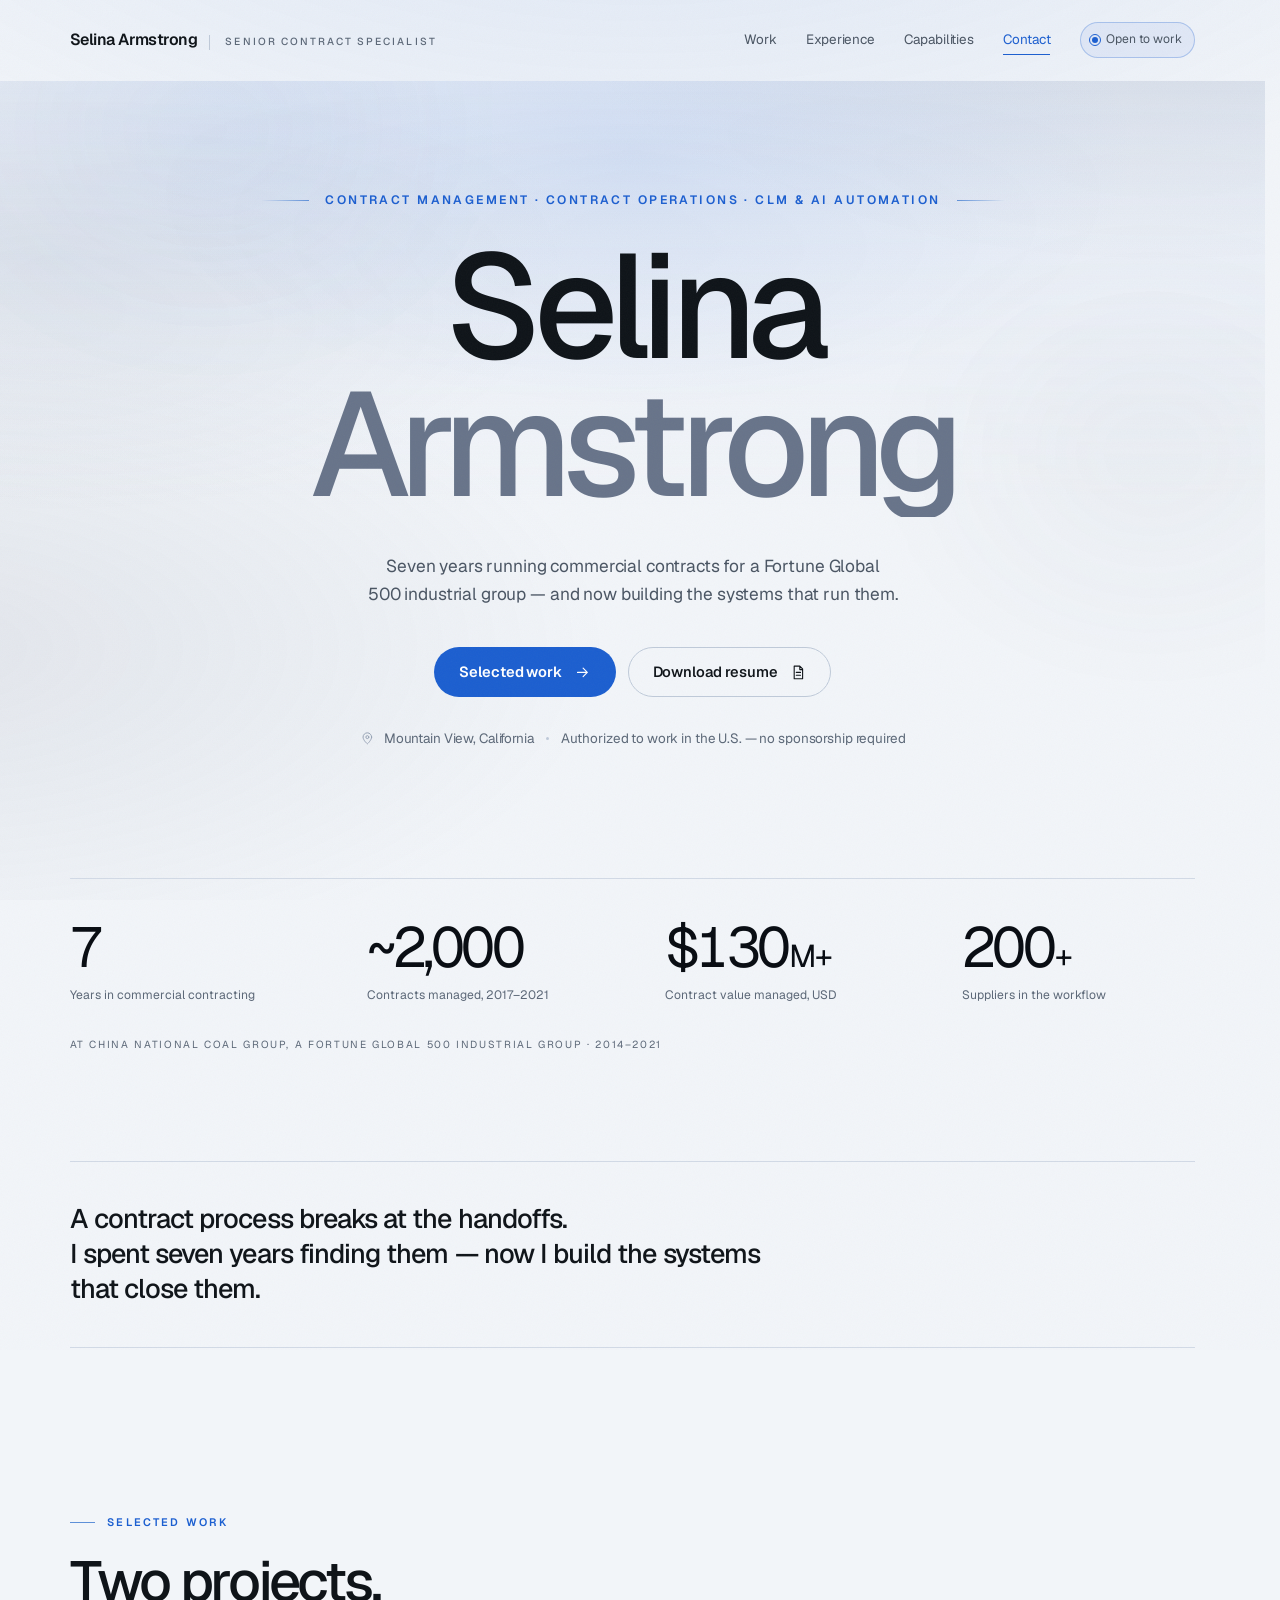
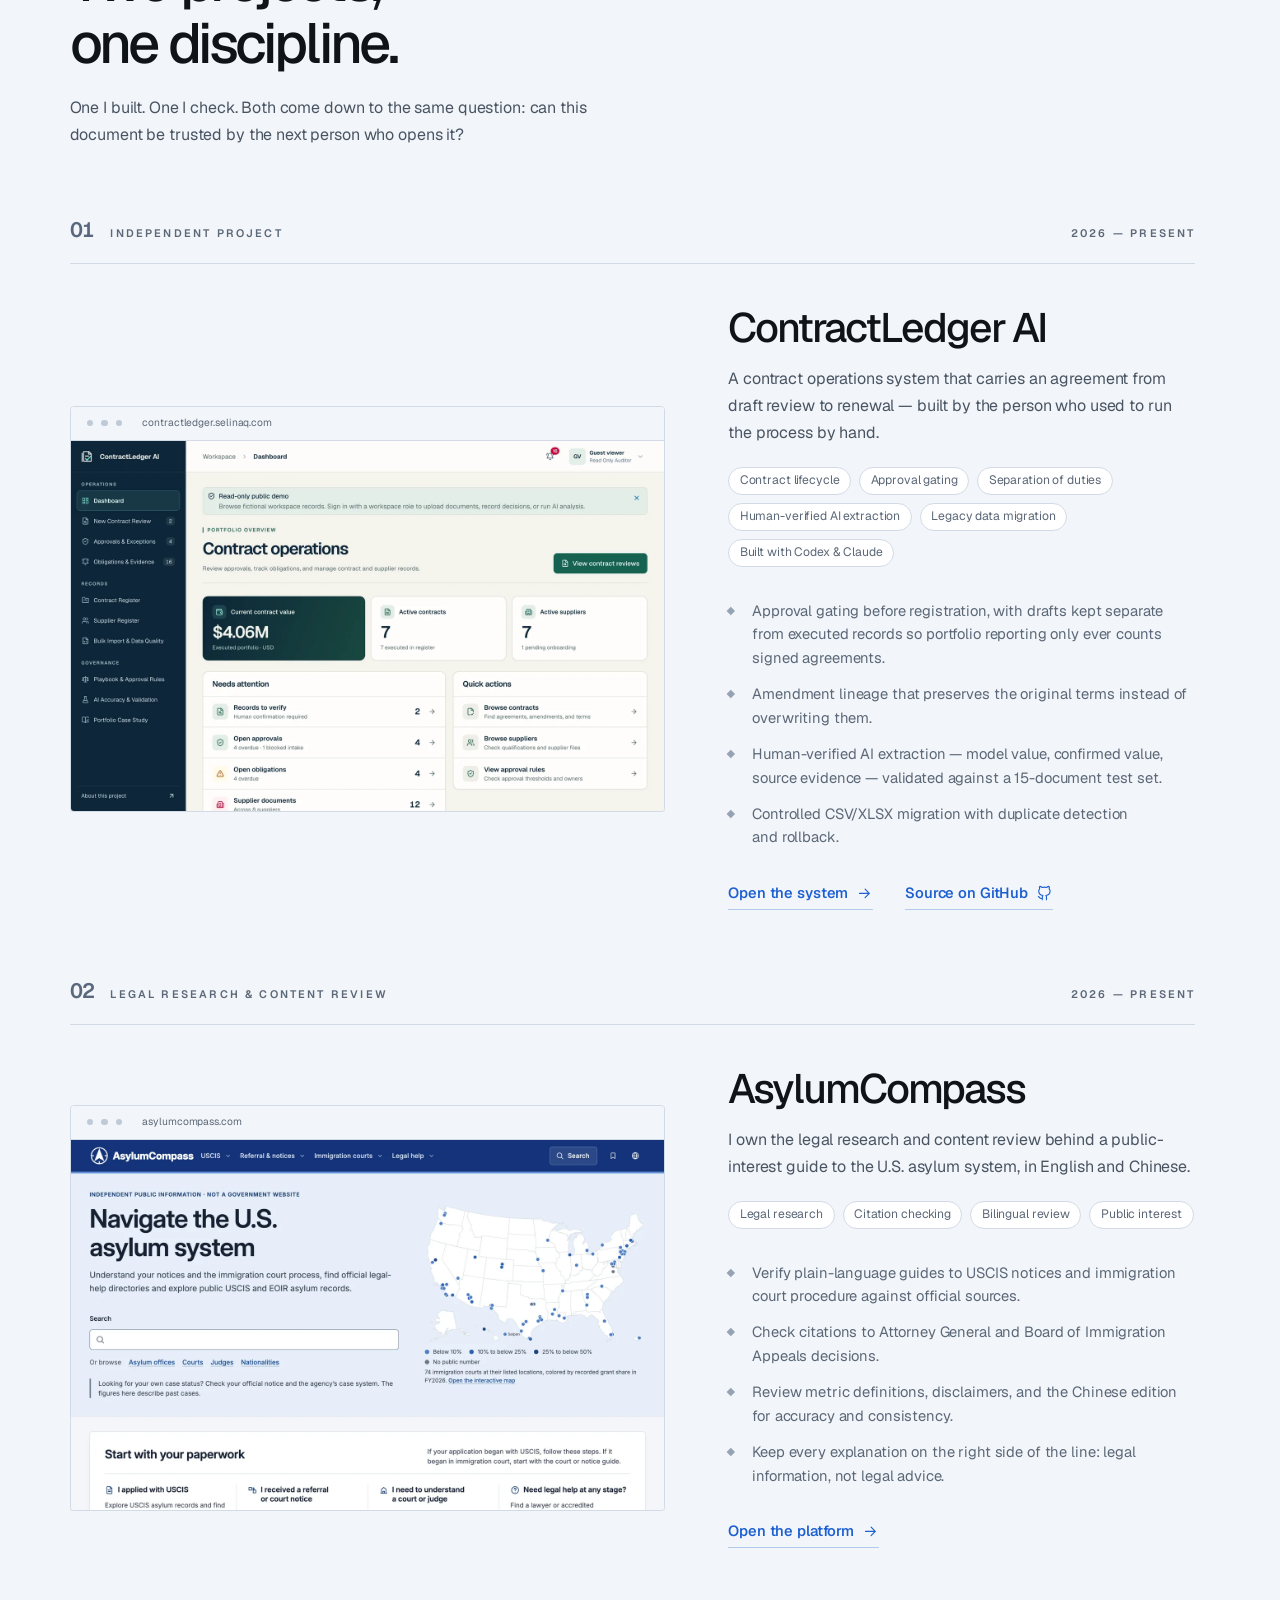
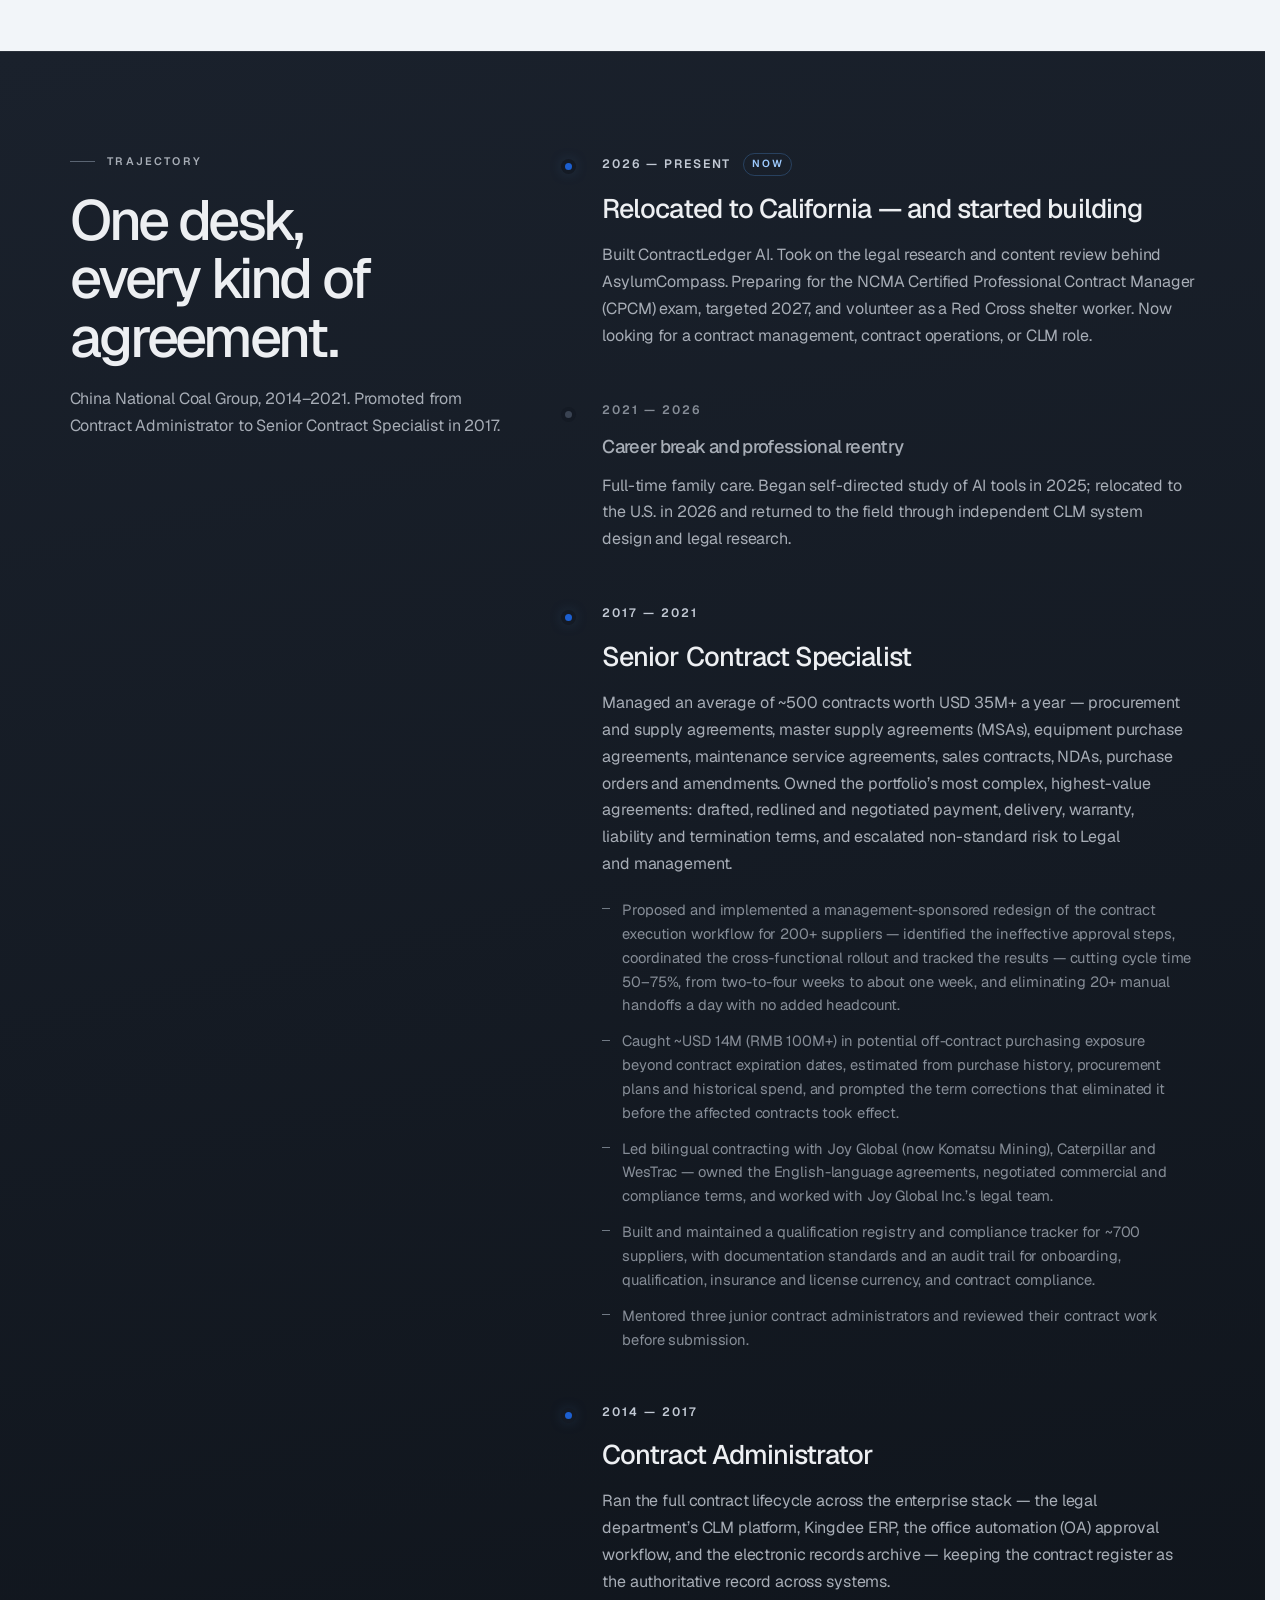
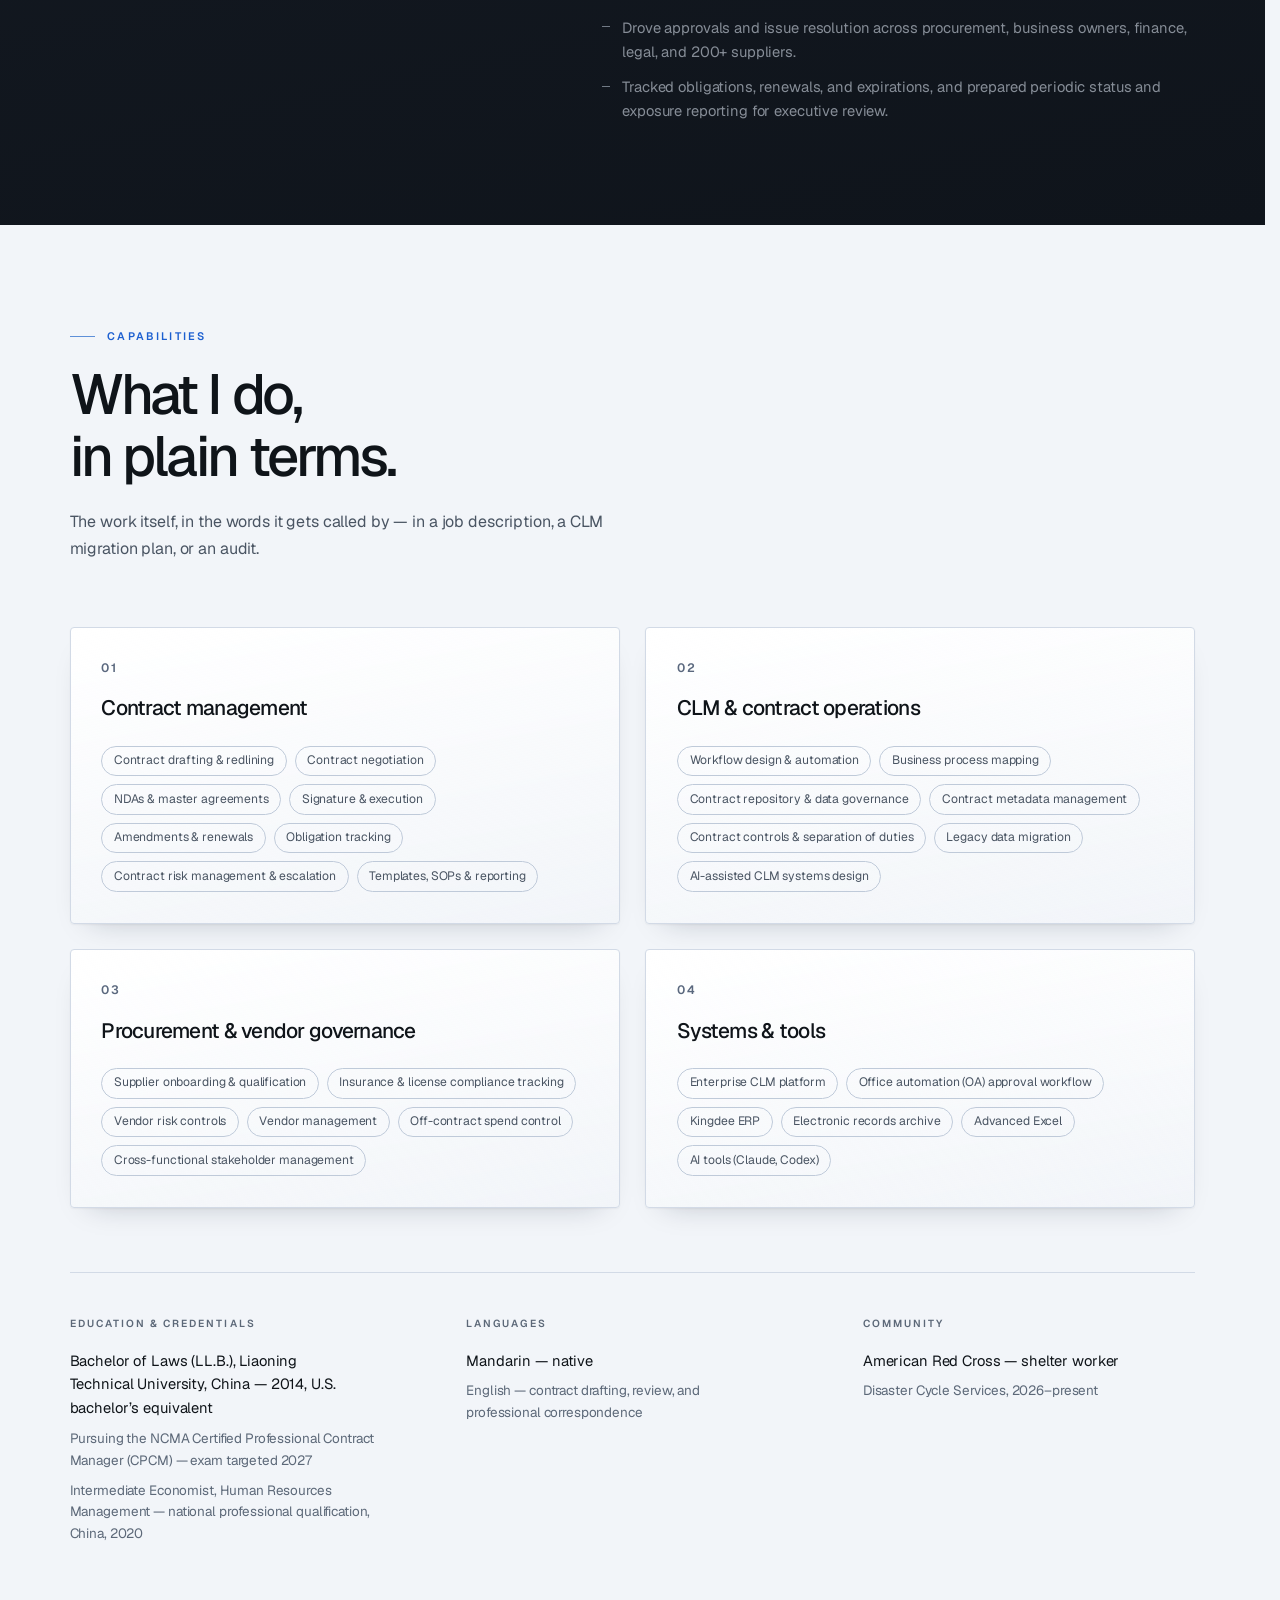
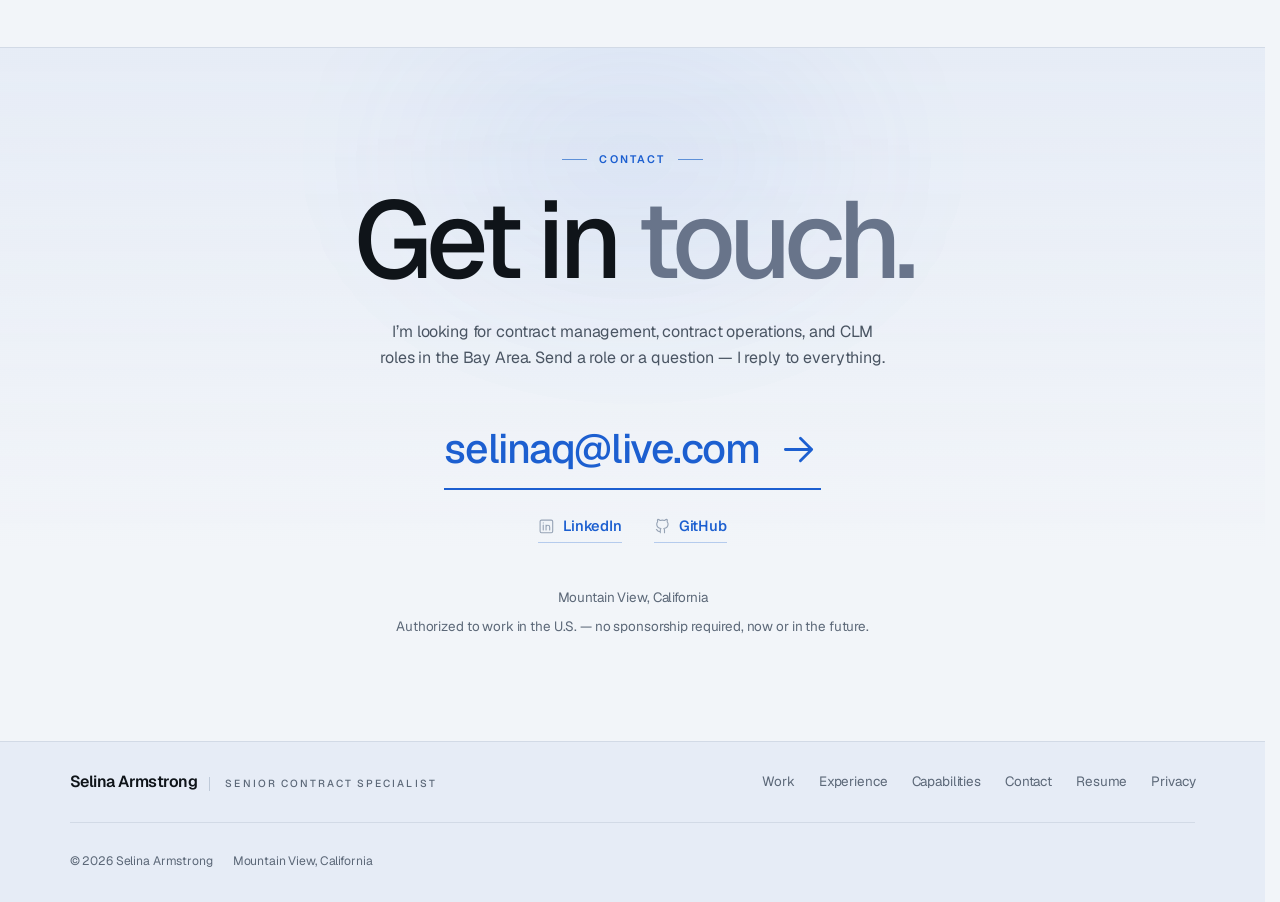
<file: public/index.html>
<!doctype html>
<html lang="en-US">
<head>
  <meta charset="utf-8">
  <meta name="viewport" content="width=device-width, initial-scale=1">
  <meta name="theme-color" content="#F2F5F9">
  <title>Selina Armstrong | Senior Contract Specialist</title>
  <meta name="description" content="Selina Armstrong is a California-based senior contract specialist with an LL.B. and seven years at a Fortune Global 500 industrial group, where she managed nearly 2,000 contracts worth USD 130M+ — now building the CLM systems that run them.">
  <link rel="canonical" href="https://selinaq.com/">
  <meta property="og:type" content="profile">
  <meta property="og:title" content="Selina Armstrong | Senior Contract Specialist">
  <meta property="og:description" content="Seven years running commercial contracts for a Fortune Global 500 industrial group — and now building the systems that run them.">
  <meta property="og:url" content="https://selinaq.com/">
  <meta property="og:image" content="https://selinaq.com/assets/selina-armstrong.jpg">
  <meta property="og:image:alt" content="Title card: Selina Armstrong, Senior Contract Specialist — contract management, contract operations, CLM and AI automation">
  <meta name="twitter:card" content="summary_large_image">
  <meta name="twitter:image:alt" content="Title card: Selina Armstrong, Senior Contract Specialist — contract management, contract operations, CLM and AI automation">
  <link rel="icon" type="image/png" sizes="32x32" href="assets/favicon-32.png">
  <link rel="icon" type="image/png" sizes="64x64" href="assets/favicon-64.png">
  <link rel="apple-touch-icon" href="assets/apple-touch-icon.png">
  <link rel="preload" href="assets/fonts/geist.woff2" as="font" type="font/woff2" crossorigin>
  <link rel="stylesheet" href="styles.css">
  <script src="site.js" defer></script>
  <script type="application/ld+json">
  {
    "@context": "https://schema.org",
    "@type": "Person",
    "name": "Selina Armstrong",
    "url": "https://selinaq.com/",
    "jobTitle": "Senior Contract Specialist",
    "email": "mailto:selinaq@live.com",
    "image": "https://selinaq.com/assets/selina-armstrong.jpg",
    "address": { "@type": "PostalAddress", "addressLocality": "Mountain View", "addressRegion": "CA", "addressCountry": "US" },
    "alumniOf": { "@type": "CollegeOrUniversity", "name": "Liaoning Technical University" },
    "knowsLanguage": ["zh-CN", "en-US"],
    "knowsAbout": ["Contract lifecycle management", "Contract drafting and redlining", "Contract negotiation", "NDAs and master agreements", "Approval workflows", "Obligation tracking", "Contract risk management and escalation", "Workflow design and automation", "Contract repository and data governance", "Legacy data migration", "AI-assisted CLM systems design", "Procurement", "Supplier qualification and vendor governance", "Off-contract spend control", "Contract operations"],
    "sameAs": ["https://www.linkedin.com/in/selinaarmstrong", "https://github.com/SelinaArmstrong"]
  }
  </script>
  <script>
    /* The apex is canonical, but a visit that lands on www is still a real
       visit — gating on the apex alone silently loses it. Nothing else
       serves this site, so no other host measures. */
    if (["selinaq.com", "www.selinaq.com"].includes(window.location.hostname)) {
      const measurementId = "G-GSVNHSVJQD";
      window.dataLayer = window.dataLayer || [];
      function gtag() { window.dataLayer.push(arguments); }
      gtag("js", new Date());
      gtag("config", measurementId, {
        allow_google_signals: false,
        allow_ad_personalization_signals: false
      });
      const tag = document.createElement("script");
      tag.async = true;
      tag.src = "https://www.googletagmanager.com/gtag/js?id=" + measurementId;
      document.head.append(tag);
    }
  </script>
</head>
<body id="top">
  <svg class="symbols" xmlns="http://www.w3.org/2000/svg" aria-hidden="true">
    <symbol id="i-pin" viewBox="0 0 24 24"><path d="M19 10c0 5-7 11-7 11S5 15 5 10a7 7 0 1 1 14 0Z"/><circle cx="12" cy="10" r="2.4"/></symbol>
    <symbol id="i-mail" viewBox="0 0 24 24"><rect x="3" y="5.5" width="18" height="13" rx="2"/><path d="m4 7 8 6 8-6"/></symbol>
    <symbol id="i-file" viewBox="0 0 24 24"><path d="M6 3h8l4 4v14H6zM14 3v5h4M9 12h6m-6 4h6"/></symbol>
    <symbol id="i-arrow" viewBox="0 0 24 24"><path d="M5 12h14m-6-6 6 6-6 6"/></symbol>
    <symbol id="i-linkedin" viewBox="0 0 24 24"><rect x="3" y="3" width="18" height="18" rx="2"/><path d="M7.5 10v7m0-10v.2M11.5 17v-7m0 3a2.6 2.6 0 0 1 5.2 0v4"/></symbol>
    <symbol id="i-github" viewBox="0 0 24 24"><path d="M9 19c-4 1.3-4-2.2-5.6-2.6M15 21v-3.6a3 3 0 0 0-.9-2.4c2.9-.3 6-1.4 6-6.4a4.7 4.7 0 0 0-1.3-3.2 4.3 4.3 0 0 0-.1-3.3S17.6 1.7 15 3.5a12 12 0 0 0-6.2 0C6.2 1.7 5.3 2.1 5.3 2.1A4.3 4.3 0 0 0 5.2 5.4 4.7 4.7 0 0 0 3.9 8.6c0 5 3.1 6.1 6 6.4a3 3 0 0 0-.9 2.3V21"/></symbol>
  </svg>

  <div class="field" aria-hidden="true"></div>
  <div class="grain" aria-hidden="true"></div>
  <div class="progress" aria-hidden="true"><i></i></div>
  <a class="skip-link" href="#main">Skip to content</a>

  <header class="site-header" id="siteHeader">
    <div class="shell masthead">
      <a class="identity" href="#top" aria-label="Selina Armstrong, home">
        <span class="wordmark">Selina Armstrong</span>
        <span class="role">Senior Contract Specialist</span>
      </a>
      <a class="menu-fallback" href="#footer-nav">Navigation</a>
      <button type="button" class="menu-toggle" aria-controls="primary-nav" aria-expanded="false" aria-label="Open the menu" hidden>
        <span class="menu-label" aria-hidden="true"><i>Menu</i><i>Close</i></span>
        <span class="menu-icon" aria-hidden="true"><i></i><i></i></span>
      </button>
      <nav id="primary-nav" class="primary-nav" aria-label="Main navigation">
        <a href="#work"><span>Work</span></a>
        <a href="#experience"><span>Experience</span></a>
        <a href="#capabilities"><span>Capabilities</span></a>
        <a href="#contact"><span>Contact</span></a>
        <span class="status-pill"><i class="pulse" aria-hidden="true"></i>Open to work</span>
        <div class="nav-cta">
          <a class="btn btn-primary" href="mailto:selinaq@live.com"><svg class="icon" aria-hidden="true"><use href="#i-mail"/></svg>selinaq@live.com</a>
          <a class="btn btn-ghost" href="Selina-Armstrong-Resume.pdf" download><svg class="icon" aria-hidden="true"><use href="#i-file"/></svg>Download resume</a>
        </div>
      </nav>
    </div>
  </header>

  <main id="main">
    <section class="hero" aria-labelledby="intro-title">
      <div class="aura" aria-hidden="true"><i class="aura-a"></i><i class="aura-b"></i></div>
      <div class="shell hero-copy">
        <p class="kicker rise" style="--d:.05s"><span>Contract management · Contract operations · CLM &amp; AI automation</span></p>
        <h1 id="intro-title" class="display">
          <span class="line"><span class="rise-y" style="--d:.14s">Selina</span></span>
          <span class="line"><span class="rise-y muted" style="--d:.22s">Armstrong</span></span>
        </h1>
        <p class="lede rise" style="--d:.42s">Seven years running commercial contracts for a Fortune Global 500 industrial group — and now building the systems that run them.</p>
        <div class="actions rise" style="--d:.52s">
          <a class="btn btn-primary" href="#work" data-magnetic><span>Selected work</span><svg class="icon" aria-hidden="true"><use href="#i-arrow"/></svg></a>
          <a class="btn btn-ghost" href="Selina-Armstrong-Resume.pdf" download data-magnetic><span>Download resume</span><svg class="icon" aria-hidden="true"><use href="#i-file"/></svg></a>
        </div>
        <p class="hero-meta rise" style="--d:.6s">
          <span class="where"><svg class="icon" aria-hidden="true"><use href="#i-pin"/></svg>Mountain View, California</span>
          <span class="dot sep" aria-hidden="true"></span>
          <span class="auth">Authorized to work in the U.S. — no sponsorship required</span>
        </p>
      </div>
    </section>

    <section class="metrics" aria-label="Scale of contract portfolio managed">
      <dl class="shell metrics-grid">
        <div class="reveal" style="--i:0"><dt>Years in commercial contracting</dt><dd><span data-count="7"  data-dur="900">7</span></dd></div>
        <div class="reveal" style="--i:1"><dt>Contracts managed, 2017–2021</dt><dd>~<span data-count="2000" data-dur="1400">2,000</span></dd></div>
        <div class="reveal" style="--i:2"><dt>Contract value managed, USD</dt><dd>$<span data-count="130" data-dur="1000">130</span><span class="suf">M+</span></dd></div>
        <div class="reveal" style="--i:3"><dt>Suppliers in the workflow</dt><dd><span data-count="200" data-dur="1100">200</span><span class="suf">+</span></dd></div>
      </dl>
      <p class="shell metrics-note reveal">At China National Coal Group, a Fortune Global 500 industrial group · 2014–2021</p>
    </section>

    <section class="thesis" aria-label="Approach">
      <div class="shell">
        <p class="reveal">A contract process breaks at the handoffs.<br>
          I spent seven years finding them — now I build the systems that close them.</p>
      </div>
    </section>

    <section class="section" id="work" aria-labelledby="work-title">
      <div class="shell">
        <div class="sec-head reveal">
          <p class="eyebrow"><i></i>Selected work</p>
          <h2 id="work-title">Two projects,<br>one discipline.</h2>
          <p class="sec-sub">One I built. One I check. Both come down to the same question: can this document be trusted by the next person who opens it?</p>
        </div>

        <article class="case reveal">
          <header class="case-head">
            <span class="case-no">01</span>
            <span class="case-kind">Independent project</span>
            <span class="case-year">2026 — present</span>
          </header>
          <div class="case-grid">
          <a class="case-shot" href="https://contractledger.selinaq.com/" target="_blank" rel="noopener" tabindex="-1" aria-hidden="true">
          <figure class="case-media shot" data-tilt>
            <div class="shot-bar"><i></i><i></i><i></i><span>contractledger.selinaq.com</span></div>
            <div class="shot-view">
              <img loading="lazy" src="assets/contractledger-dashboard.webp" width="1440" height="900"
                   alt="The ContractLedger AI dashboard: contract value, active contracts and suppliers, with queues for records to verify, open approvals and open obligations.">
            </div>
            <span class="case-chip" aria-hidden="true">Open<svg class="icon" aria-hidden="true"><use href="#i-arrow"/></svg></span>
          </figure>
          </a>
          <div class="case-body">
            <h3 class="step" style="--k:0">ContractLedger AI</h3>
            <p class="case-lede step" style="--k:1">A contract operations system that carries an agreement from draft review to renewal — built by the person who used to run the process by hand.</p>
            <ul class="case-tags step" style="--k:2"><li>Contract lifecycle</li><li>Approval gating</li><li>Separation of duties</li><li>Human-verified AI extraction</li><li>Legacy data migration</li><li>Built with Codex &amp; Claude</li></ul>
            <ul class="case-points step" style="--k:3">
              <li>Approval gating before registration, with drafts kept separate from executed records so portfolio reporting only ever counts signed agreements.</li>
              <li>Amendment lineage that preserves the original terms instead of overwriting them.</li>
              <li>Human-verified AI extraction — model value, confirmed value, source evidence — validated against a 15-document test set.</li>
              <li>Controlled CSV/XLSX migration with duplicate detection and rollback.</li>
            </ul>
            <div class="case-links step" style="--k:4">
              <a class="link-lead" href="https://contractledger.selinaq.com/" target="_blank" rel="noopener">Open the system<svg class="icon" aria-hidden="true"><use href="#i-arrow"/></svg></a>
              <a class="link-lead" href="https://github.com/SelinaArmstrong/contractledger-ai" target="_blank" rel="noopener">Source on GitHub<svg class="icon" aria-hidden="true"><use href="#i-github"/></svg></a>
            </div>
          </div>
          </div>
        </article>

        <article class="case reveal">
          <header class="case-head">
            <span class="case-no">02</span>
            <span class="case-kind">Legal research &amp; content review</span>
            <span class="case-year">2026 — present</span>
          </header>
          <div class="case-grid">
          <a class="case-shot" href="https://asylumcompass.com/" target="_blank" rel="noopener" tabindex="-1" aria-hidden="true">
          <figure class="case-media shot" data-tilt>
            <div class="shot-bar"><i></i><i></i><i></i><span>asylumcompass.com</span></div>
            <div class="shot-view">
              <img loading="lazy" src="assets/asylumcompass-home.webp" width="1440" height="900"
                   alt="The AsylumCompass homepage: a plain-language guide to the U.S. asylum system with a map of immigration courts.">
            </div>
            <span class="case-chip" aria-hidden="true">Open<svg class="icon" aria-hidden="true"><use href="#i-arrow"/></svg></span>
          </figure>
          </a>
          <div class="case-body">
            <h3 class="step" style="--k:0">AsylumCompass</h3>
            <p class="case-lede step" style="--k:1">I own the legal research and content review behind a public-interest guide to the U.S. asylum system, in English and Chinese.</p>
            <ul class="case-tags step" style="--k:2"><li>Legal research</li><li>Citation checking</li><li>Bilingual review</li><li>Public interest</li></ul>
            <ul class="case-points step" style="--k:3">
              <li>Verify plain-language guides to USCIS notices and immigration court procedure against official sources.</li>
              <li>Check citations to Attorney General and Board of Immigration Appeals decisions.</li>
              <li>Review metric definitions, disclaimers, and the Chinese edition for accuracy and consistency.</li>
              <li>Keep every explanation on the right side of the line: legal information, not legal advice.</li>
            </ul>
            <div class="case-links step" style="--k:4">
              <a class="link-lead" href="https://asylumcompass.com/" target="_blank" rel="noopener">Open the platform<svg class="icon" aria-hidden="true"><use href="#i-arrow"/></svg></a>
            </div>
          </div>
          </div>
        </article>
      </div>
    </section>

    <section class="section experience" id="experience" aria-labelledby="experience-title">
      <div class="shell exp-grid">
        <div class="exp-head reveal">
          <p class="eyebrow"><i></i>Trajectory</p>
          <h2 id="experience-title">One desk,<br>every kind of agreement.</h2>
          <p class="sec-sub">China National Coal Group, 2014–2021. Promoted from Contract Administrator to Senior Contract Specialist in 2017.</p>
        </div>
        <ol class="rail">
          <li class="reveal">
            <p class="yr">2026 — present <span class="now">Now</span></p>
            <h3>Relocated to California — and started building</h3>
            <p>Built ContractLedger AI. Took on the legal research and content review behind AsylumCompass. Preparing for the NCMA Certified Professional Contract Manager (CPCM) exam, targeted 2027, and volunteer as a Red Cross shelter worker. Now looking for a contract management, contract operations, or CLM role.</p>
          </li>
          <li class="reveal muted-item">
            <p class="yr">2021 — 2026</p>
            <h3>Career break and professional reentry</h3>
            <p>Full-time family care. Began self-directed study of AI tools in 2025; relocated to the U.S. in 2026 and returned to the field through independent CLM system design and legal research.</p>
          </li>
          <li class="reveal">
            <p class="yr">2017 — 2021</p>
            <h3>Senior Contract Specialist</h3>
            <p>Managed an average of ~500 contracts worth USD 35M+ a year — procurement and supply agreements, master supply agreements (MSAs), equipment purchase agreements, maintenance service agreements, sales contracts, NDAs, purchase orders and amendments. Owned the portfolio’s most complex, highest-value agreements: drafted, redlined and negotiated payment, delivery, warranty, liability and termination terms, and escalated non-standard risk to Legal and management.</p>
            <ul>
              <li>Proposed and implemented a management-sponsored redesign of the contract execution workflow for 200+ suppliers — identified the ineffective approval steps, coordinated the cross-functional rollout and tracked the results — cutting cycle time 50–75%, from two-to-four weeks to about one week, and eliminating 20+ manual handoffs a day with no added headcount.</li>
              <li>Caught ~USD 14M (RMB 100M+) in potential off-contract purchasing exposure beyond contract expiration dates, estimated from purchase history, procurement plans and historical spend, and prompted the term corrections that eliminated it before the affected contracts took effect.</li>
              <li>Led bilingual contracting with Joy Global (now Komatsu Mining), Caterpillar and WesTrac — owned the English-language agreements, negotiated commercial and compliance terms, and worked with Joy Global Inc.’s legal team.</li>
              <li>Built and maintained a qualification registry and compliance tracker for ~700 suppliers, with documentation standards and an audit trail for onboarding, qualification, insurance and license currency, and contract compliance.</li>
              <li>Mentored three junior contract administrators and reviewed their contract work before submission.</li>
            </ul>
          </li>
          <li class="reveal">
            <p class="yr">2014 — 2017</p>
            <h3>Contract Administrator</h3>
            <p>Ran the full contract lifecycle across the enterprise stack — the legal department’s CLM platform, Kingdee ERP, the office automation (OA) approval workflow, and the electronic records archive — keeping the contract register as the authoritative record across systems.</p>
            <ul>
              <li>Drove approvals and issue resolution across procurement, business owners, finance, legal, and 200+ suppliers.</li>
              <li>Tracked obligations, renewals, and expirations, and prepared periodic status and exposure reporting for executive review.</li>
            </ul>
          </li>
        </ol>
      </div>
    </section>

    <section class="section capabilities" id="capabilities" aria-labelledby="capabilities-title">
      <div class="shell">
        <div class="sec-head reveal">
          <p class="eyebrow"><i></i>Capabilities</p>
          <h2 id="capabilities-title">What I do,<br>in plain terms.</h2>
          <p class="sec-sub">The work itself, in the words it gets called by — in a job description, a CLM migration plan, or an audit.</p>
        </div>
        <div class="cap-grid">
          <div class="cap reveal" style="--i:0">
            <p class="cap-no">01</p>
            <h3>Contract management</h3>
            <ul class="tags">
              <li>Contract drafting &amp; redlining</li><li>Contract negotiation</li><li>NDAs &amp; master agreements</li><li>Signature &amp; execution</li><li>Amendments &amp; renewals</li><li>Obligation tracking</li><li>Contract risk management &amp; escalation</li><li>Templates, SOPs &amp; reporting</li>
            </ul>
          </div>
          <div class="cap reveal" style="--i:1">
            <p class="cap-no">02</p>
            <h3>CLM &amp; contract operations</h3>
            <ul class="tags">
              <li>Workflow design &amp; automation</li><li>Business process mapping</li><li>Contract repository &amp; data governance</li><li>Contract metadata management</li><li>Contract controls &amp; separation of duties</li><li>Legacy data migration</li><li>AI-assisted CLM systems design</li>
            </ul>
          </div>
          <div class="cap reveal" style="--i:2">
            <p class="cap-no">03</p>
            <h3>Procurement &amp; vendor governance</h3>
            <ul class="tags">
              <li>Supplier onboarding &amp; qualification</li><li>Insurance &amp; license compliance tracking</li><li>Vendor risk controls</li><li>Vendor management</li><li>Off-contract spend control</li><li>Cross-functional stakeholder management</li>
            </ul>
          </div>
          <div class="cap reveal" style="--i:3">
            <p class="cap-no">04</p>
            <h3>Systems &amp; tools</h3>
            <ul class="tags">
              <li>Enterprise CLM platform</li><li>Office automation (OA) approval workflow</li><li>Kingdee ERP</li><li>Electronic records archive</li><li>Advanced Excel</li><li>AI tools (Claude, Codex)</li>
            </ul>
          </div>
        </div>
        <div class="credentials">
          <div class="cred reveal" style="--i:0">
            <p class="eyebrow sm">Education &amp; credentials</p>
            <p>Bachelor of Laws (LL.B.), Liaoning Technical University, China — 2014, U.S. bachelor’s equivalent</p>
            <p class="dim">Pursuing the NCMA Certified Professional Contract Manager (CPCM) — exam targeted 2027</p>
            <p class="dim">Intermediate Economist, Human Resources Management — national professional qualification, China, 2020</p>
          </div>
          <div class="cred reveal" style="--i:1">
            <p class="eyebrow sm">Languages</p>
            <p>Mandarin — native</p>
            <p class="dim">English — contract drafting, review, and professional correspondence</p>
          </div>
          <div class="cred reveal" style="--i:2">
            <p class="eyebrow sm">Community</p>
            <p>American Red Cross — shelter worker</p>
            <p class="dim">Disaster Cycle Services, 2026–present</p>
          </div>
        </div>
      </div>
    </section>

    <section class="contact" id="contact" aria-labelledby="contact-title">
      <div class="aura" aria-hidden="true"><i class="aura-c"></i></div>
      <div class="shell contact-inner">
        <p class="eyebrow reveal"><i></i>Contact</p>
        <h2 id="contact-title" class="reveal">Get in <em>touch.</em></h2>
        <p class="contact-sub reveal">I’m looking for contract management, contract operations, and CLM roles in the Bay Area. Send a role or a question — I reply to everything.</p>
        <div class="contact-links reveal">
          <a class="mailto" href="mailto:selinaq@live.com">
            <span>selinaq@live.com</span>
            <svg class="icon" aria-hidden="true"><use href="#i-arrow"/></svg>
          </a>
          <div class="profiles">
            <a class="c-link link-lead" href="https://www.linkedin.com/in/selinaarmstrong" target="_blank" rel="noopener">
              <svg class="icon" aria-hidden="true"><use href="#i-linkedin"/></svg><span>LinkedIn</span>
            </a>
            <a class="c-link link-lead" href="https://github.com/SelinaArmstrong" target="_blank" rel="noopener">
              <svg class="icon" aria-hidden="true"><use href="#i-github"/></svg><span>GitHub</span>
            </a>
          </div>
        </div>
        <p class="contact-note reveal">Mountain View, California</p>
        <p class="contact-note tight reveal">Authorized to work in the U.S. — no sponsorship required, now or in the future.</p>
      </div>
    </section>
  </main>

  <footer>
    <div class="shell footer-top">
      <a class="identity" href="#top" aria-label="Back to the top of the page">
        <span class="wordmark">Selina Armstrong</span>
        <span class="role">Senior Contract Specialist</span>
      </a>
      <nav class="footer-nav" id="footer-nav" tabindex="-1" aria-label="Footer">
        <a href="#work">Work</a>
        <a href="#experience">Experience</a>
        <a href="#capabilities">Capabilities</a>
        <a href="#contact">Contact</a>
        <a href="Selina-Armstrong-Resume.pdf" download>Resume</a>
        <a href="/privacy/">Privacy</a>
      </nav>
    </div>
    <div class="shell footer-base">
      <span>© 2026 Selina Armstrong</span>
      <span>Mountain View, California</span>
    </div>
  </footer>
</body>
</html>
</file>
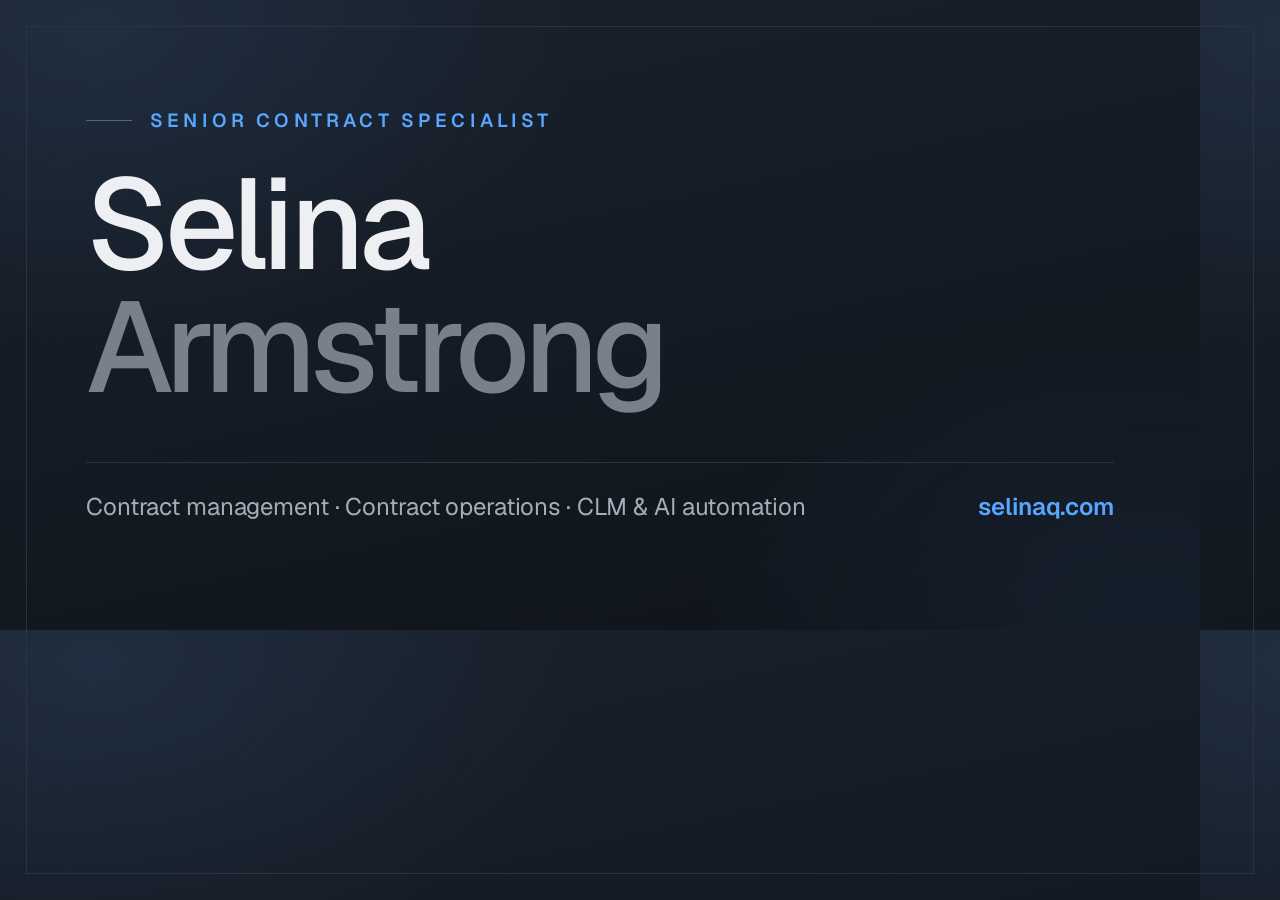
<file: design/og-card.html>
<!doctype html>
<!-- The 1200x630 Open Graph card. Not deployed; render it to
     public/assets/selina-armstrong.jpg whenever the name, title or
     palette changes:

     chrome --headless --window-size=1200,630 \
       --screenshot=card.png --virtual-time-budget=5000 \
       file://<abs path>/design/og-card.html
     magick card.png -quality 86 public/assets/selina-armstrong.jpg

     The surface is the site's own inverted plane (--nv-bg-a/b in
     styles.css), not a brand navy: a social card that does not match
     the page it links to is a card for some other site. -->
<html lang="en-US">
<head>
<meta charset="utf-8">
<style>
  @font-face {
    font-family: Geist;
    src: url("../public/assets/fonts/geist.woff2") format("woff2");
    font-weight: 400 800;
    font-display: block;
  }
  :root {
    --bg-a: #1A212C;          /* --nv-bg-a */
    --bg-b: #0F141B;          /* --nv-bg-b */
    --line: #2B3340;          /* --nv-line */
    --rule: #5A6472;          /* --nv-rule */
    --text: #EDEFF2;          /* --nv-text */
    --text-2: #A7ADB6;        /* --nv-text-2 */
    --dim: #79808B;           /* the surname, one step back */
    --hl: #58A6FF;            /* --nv-hl */
  }
  * { margin: 0; box-sizing: border-box; }
  html, body { width: 1200px; height: 630px; overflow: hidden; }
  body {
    display: flex; flex-direction: column; justify-content: center;
    padding: 0 86px;
    font-family: Geist, "Helvetica Neue", Arial, sans-serif;
    color: var(--text);
    background:
      radial-gradient(58% 70% at 8% 6%, rgb(88 166 255 / .10), transparent 70%),
      radial-gradient(52% 62% at 96% 98%, rgb(88 166 255 / .07), transparent 72%),
      linear-gradient(168deg, var(--bg-a), var(--bg-b));
  }
  .frame {
    position: absolute; inset: 26px; border: 1px solid var(--line); pointer-events: none;
  }
  .eyebrow {
    display: flex; align-items: center; gap: 18px;
    color: var(--hl); font-size: 19px; font-weight: 600;
    letter-spacing: .22em; text-transform: uppercase;
  }
  .eyebrow i { width: 46px; height: 1px; background: var(--rule); }
  .name {
    margin-top: 30px; font-size: 128px; line-height: .96;
    letter-spacing: -.045em; font-weight: 500;
  }
  .name span { display: block; }
  .name .last { color: var(--dim); }
  .foot {
    display: flex; align-items: baseline; justify-content: space-between;
    margin-top: 54px; padding-top: 28px; border-top: 1px solid var(--line);
    font-size: 24px; color: var(--text-2); letter-spacing: -.005em;
  }
  .foot .url { color: var(--hl); font-weight: 600; }
</style>
</head>
<body>
  <div class="frame"></div>
  <p class="eyebrow"><i></i>Senior Contract Specialist</p>
  <h1 class="name"><span>Selina</span><span class="last">Armstrong</span></h1>
  <div class="foot">
    <span>Contract management · Contract operations · CLM &amp; AI automation</span>
    <span class="url">selinaq.com</span>
  </div>
</body>
</html>
</file>
<file: public/styles.css>
@font-face {
  font-family: Geist;
  src: url("assets/fonts/geist.woff2") format("woff2");
  font-weight: 400 800;
  font-style: normal;
  font-display: swap;
}

/* ───────────────────────────────────────────────────────────────────
   Palette. Every colour on the page comes from here; nothing below
   this block hard-codes one. The base hues are kept as space-separated
   RGB channels so alpha variants can be mixed inline.
   ─────────────────────────────────────────────────────────────────── */
:root {
  color-scheme: light;

  /* ── surfaces ──  cool porcelain, never a flat white; the steps are far
     enough apart that each band reads as its own plane */
  --bg-rgb:    242 245 249;
  --bg:        rgb(var(--bg-rgb));
  --bg-1:      #E6ECF6;    /* lifted band: contact, footer, the sheet */
  --bg-2:      #FFFFFF;    /* cards and media wells */
  --bg-3:      #FBFCFE;    /* hover state of a card */
  --line:      #D2DAE6;
  --line-2:    #BFCAD9;
  --edge:      transparent;                                  /* dark theme only */
  --lift:      0 1px 2px rgb(13 25 45 / .05),
               0 14px 30px -20px rgb(13 25 45 / .28);        /* planes cast, not glow */
  --lift-hi:   0 2px 4px rgb(13 25 45 / .06),
               0 26px 52px -24px rgb(13 25 45 / .38);        /* the same plane, raised */

  /* ── type ── */
  --text:      #0F1419;
  --text-2:    #4A5563;
  --text-3:    #5C6878;    /* lightest colour used for real text - AA on every surface */
  --text-hi:   #080C12;    /* the metric figures */
  --display-2: #68748A;   /* the surname, one step back from the ink */

  /* ── slate ──  the structural accent: labels, numbers, hairlines */
  --ac-rgb:    90 104 126;
  --ac:        rgb(var(--ac-rgb));
  --ac-dk:     #96A3B5;    /* weaker: rules, bullets, small marks (non-text) */
  --ac-dim:    rgb(var(--ac-rgb) / .22);

  /* ── azure ──  the live accent: anything you can press, follow or track */
  --hl-rgb:    28 95 208;
  --hl:        rgb(var(--hl-rgb));
  --hl-lt:     #164FAF;    /* hover: goes deeper, not lighter */
  --hl-dk:     #5E90D8;    /* soft blue marks and rules */
  --hl-on:     #FFFFFF;    /* text sitting on filled azure */
  --hl-dim:    rgb(var(--hl-rgb) / .28);

  /* Two accents, four jobs, no gradients. Azure marks what you can act
     on; slate marks structure. Nothing else gets to be coloured. */

  /* ── ambience ── */
  --aura-1:    rgb(var(--hl-rgb) / .10);
  --aura-2:    rgb(var(--ac-rgb) / .10);
  --ok:        var(--hl);  /* the "open to work" dot */
  --grain-op:  .035;

  /* images adapt to the theme rather than being baked for one of them */
  --contact-bg:  linear-gradient(180deg, var(--bg-1), rgb(var(--bg-rgb) / 0) 72%);

  /* ── the inverted plane ──────────────────────────────────────────
     This was a saturated navy: #122C5C, by a distance the most
     chromatic area on a page whose blue is otherwise a thin accent.
     It read as a second website rather than a second surface, and it
     fought the AsylumCompass screenshot sitting directly above it,
     which is navy too.

     It is now the page's own ink used as a surface — a cool slate with
     the same hue as --text, three and a half times less chromatic. A
     chapter break, not a change of brand.

     Everything on the plane other than the plane itself is the "on
     dark" ramp, which is the same ramp the dark theme uses. One set of
     values for light ground, one for dark ground, and a dark band in a
     light theme is simply the second set. [data-theme="dark"] aliases
     these rather than repeating them, so the two cannot drift. */
  --nv-bg-a:   #1A212C;
  --nv-bg-b:   #0F141B;
  --nv-ring:   #141A24;   /* the ring punched around each rail dot */
  --nv-line:   #2B3340;
  --nv-line-2: #3A4352;
  --nv-rule:   #5A6472;
  --nv-text:   #EDEFF2;
  --nv-text-2: #A7ADB6;
  --nv-text-3: #868D97;
  --nv-ac-rgb: 194 201 212;
  --nv-ac:     rgb(var(--nv-ac-rgb));
  --nv-ac-dk:  #717A85;
  --nv-label:  #A7ADB6;
  --nv-hl-rgb: 88 166 255;
  --nv-hl-lt:  #9ECBFF;
  --nv-hl-dk:  #2F6FBF;

  /* ── type ──  one ramp. Nothing below sets a size that is not on it. */
  --t-display: clamp(3.3rem, 11.5vw, 10.5rem);  /* the name */
  --t-1:       clamp(2.9rem, 8.5vw, 7rem);      /* "Get in touch." */
  --t-2:       clamp(2.1rem, 4.4vw, 3.6rem);    /* section headings */
  --t-3:       clamp(1.8rem, 3.2vw, 2.85rem);   /* project titles */
  --t-4:       clamp(1.35rem, 2.1vw, 1.75rem);  /* role titles */
  --t-5:       1.3rem;                          /* card titles */
  --t-6:       1.15rem;                         /* muted role title */
  --t-lead:    clamp(1.02rem, 1.35vw, 1.18rem); /* hero lede */
  --t-body:    1rem;
  --t-sm:      .92rem;
  --t-xs:      .84rem;
  --t-2xs:     .76rem;
  --t-label:   .68rem;                          /* tracked uppercase labels */
  --t-micro:   .64rem;
  --t-suffix:  .56em;     /* rides the metric figure, not the ramp */

  --lh-flat:    1;
  --lh-display: .88;
  --lh-tight:   1.04;
  --lh-snug:    1.3;
  --lh-body:    1.62;
  --lh-relaxed: 1.68;
  --lh-label:   1.45;

  --tr-display: -.062em;
  --tr-2:       -.05em;
  --tr-4:       -.035em;
  --tr-body:    -.008em;
  --tr-tight:   -.028em;
  --tr-label:   .2em;
  --tr-label-sm: .16em;

  --w-light:   300;
  --w-regular: 400;
  --w-medium:  500;
  --w-strong:  550;
  --w-semi:    600;

  /* ── space ──  a 4px-rooted ramp, plus the page's vertical rhythm.
     Sections use the rhythm tokens; everything inside uses the ramp. */
  --s-1:  .25rem;  --s-2:  .5rem;   --s-3: .75rem;  --s-4: 1rem;
  --s-5:  1.25rem; --s-6:  1.5rem;  --s-7: 2rem;    --s-8: 2.5rem;
  --s-9:  3rem;    --s-10: 4rem;    --s-11: 5rem;   --s-12: 6.5rem;

  --sec-y:    clamp(4rem, 8vw, 6.5rem);      /* a full section */
  --sec-y-sm: clamp(2.6rem, 5vw, 4rem);      /* a band */
  --gap-head: clamp(2.4rem, 5vw, 4rem);      /* heading block to content */
  --gap-row:  clamp(1.8rem, 3.4vw, 2.8rem);  /* row to row */
  --gap-col:  clamp(2rem, 5vw, 5rem);        /* two-column gutter */
  --gap-card: clamp(1rem, 2vw, 1.6rem);      /* card to card */
  --gap-entry: clamp(2.2rem, 4vw, 3.4rem);   /* one entry on the timeline to the next */
  --pad-card: clamp(1.4rem, 2.4vw, 2rem);

  /* measure — how far a line of text is allowed to run. Three widths,
     chosen so no column exceeds about 75 characters at its own size. */
  --measure-sm: 34rem;    /* secondary prose, captions */
  --measure:    40rem;    /* body prose */
  --measure-lg: 46rem;    /* ledes and statements, which run larger */

  /* ── geometry & motion ──
     Motion was the last axis still written as literals; twenty-three
     different durations had accumulated, which is not a system but a
     sediment. Six remain, chosen by what is moving rather than by how
     it felt at the time, and one rule governs the pairs: a thing leaves
     faster than it arrives, because waiting for something to go is the
     only part of an interface nobody enjoys. */
  --e:  cubic-bezier(.16, 1, .3, 1);
  --e2: cubic-bezier(.33, 1, .68, 1);
  --e3: cubic-bezier(.22, 1.1, .36, 1);     /* a little overshoot, for panels */
  --m-snap:  .18s;   /* a value that tracks the pointer or the scroll */
  --m-exit:  .26s;   /* anything on its way out */
  --m-tint:  .3s;    /* a colour, on a control */
  --m-tap:   .45s;   /* an icon or a control answering the pointer */
  --m-move:  .6s;    /* an element settling into its place */
  --m-plane: .9s;    /* a plane, a panel or a heading arriving */
  --m-draw:  1.1s;   /* something drawn at the pace you read it */
  --m-step:  90ms;   /* one place in a stagger */
  --m-lag:   .12s;   /* the beat before a sequence starts */
  --r:     4px;            /* content planes; controls stay pill-shaped */
  --r-pill: 2rem;

  /* ── what the page draws with ──  as opposed to the space it leaves.
     These were literals scattered through the file, and several of
     them appeared twice — which is how two things that are supposed to
     match quietly stop matching. */
  --rule:    1px;          /* a hairline: borders, dividers, the spine */
  --rule-2:  2px;          /* an emphatic rule: the progress bar, the address */
  --icon:    1.05rem;      /* every inline icon */
  --dot:     7px;          /* a node on the timeline */
  --mark:    .35rem;       /* a bullet */
  --ctl-h:    3rem;        /* a button */
  --ctl-h-sm: 2.6rem;      /* a compact control: the menu toggle */
  --ctl-h-lg: 3.2rem;      /* a full-width control on a touch sheet */
  --bar-h:   1.5px;        /* the two rules in the menu mark, and their */
  --bar-gap: 5px;          /* gap: the cross is derived from both */
  --rail-indent: clamp(1.4rem, 2.6vw, 2.2rem);

  /* ── the page's own edges ──  the gutter is stated once so the shell
     and the full-bleed mobile sheet line up on it instead of agreeing
     by accident. */
  --gutter: 5.5%;
  --shell: 78rem;
  --head-h:     5rem;      /* one source of truth: masthead and sheet share it */
  --head-h-min: 4.1rem;    /* the masthead once it has stuck */
  --head-h-sm:  4.3rem;

  /* ── the title page's rhythm ──  four steps, fluid like the name
     above them. They live here rather than in .hero so the first
     screen can be re-tuned as one thing. */
  --gap-name:    clamp(1.1rem, 2.4vw, 1.9rem);   /* kicker to the name */
  --gap-lede:    clamp(1.5rem, 3vw, 2.2rem);     /* the name to the line under it */
  --gap-actions: clamp(1.8rem, 3vw, 2.5rem);     /* the line to the buttons */
  --gap-meta:    clamp(1.4rem, 2.4vw, 2rem);     /* the buttons to the small print */
  --body: Geist, "Helvetica Neue", Arial, sans-serif;
}

/* The nocturne scheme, kept intact: add data-theme="dark" to <html>. */
[data-theme="dark"] {
  color-scheme: dark;

  --bg-rgb:    14 16 20;
  --bg-1:      #13161C;
  --bg-2:      #171B22;
  --bg-3:      #1C212A;
  --line:      #242A33;
  --line-2:    #333B46;
  --edge:      rgb(255 255 255 / .045);
  --lift:      0 0 transparent;
  --lift-hi:   0 0 transparent;

  /* the "on dark" ramp lives once, at :root, as --nv-*; the inverted
     band in the light theme and the whole dark theme are the same
     situation — ink on a dark plane — and now share one set of values */
  --text:      var(--nv-text);
  --text-2:    var(--nv-text-2);
  --text-3:    var(--nv-text-3);
  --text-hi:   #FBFCFE;
  --display-2: #79808B;

  --ac-rgb:    var(--nv-ac-rgb);
  --ac-dk:     var(--nv-ac-dk);
  --ac-dim:    rgb(var(--ac-rgb) / .18);

  --hl-rgb:    var(--nv-hl-rgb);
  --hl-lt:     var(--nv-hl-lt);
  --hl-dk:     var(--nv-hl-dk);
  --hl-on:     #06121F;
  --hl-dim:    rgb(var(--hl-rgb) / .22);

  --aura-1:    rgb(var(--hl-rgb) / .16);
  --aura-2:    #6E7BC92e;
  --grain-op:  .035;

  --contact-bg:  linear-gradient(180deg, var(--bg-1), rgb(var(--bg-rgb) / 0) 72%);
}

*, *::before, *::after { box-sizing: border-box; }
html { scroll-behavior: smooth; scroll-padding-top: calc(var(--head-h) + var(--s-2)); -webkit-text-size-adjust: 100%; }
html { scrollbar-color: var(--line-2) transparent; scrollbar-gutter: stable; }
body {
  margin: 0; color: var(--text); background: var(--bg); font-weight: var(--w-regular);
  font: 1rem/1.62 var(--body); letter-spacing: var(--tr-body);
  -webkit-font-smoothing: antialiased; -moz-osx-font-smoothing: grayscale;
  overflow-x: hidden;
}
h1, h2, h3, h4, p, dl, dd, dt, figure, ol, ul { margin: 0; }
p, li { text-wrap: pretty; }   /* no single-word last lines */
ul, ol { padding: 0; list-style: none; }
img { display: block; max-width: 100%; }
a { color: inherit; text-decoration: none; }
button { font: inherit; color: inherit; background: none; border: 0; }
a, button { -webkit-tap-highlight-color: transparent; }
:focus-visible { outline: 2px solid var(--hl); outline-offset: 4px; border-radius: 2px; }
::selection { background: var(--hl); color: var(--hl-on); }
.symbols { display: none; }
.icon {
  width: var(--icon); height: var(--icon); flex: none; fill: none; stroke: currentColor;
  stroke-width: 1.6; stroke-linecap: round; stroke-linejoin: round;
}
.shell { width: min(calc(100% - var(--gutter) * 2), var(--shell)); margin-inline: auto; }
.skip-link {
  position: fixed; top: var(--s-3); left: var(--s-3); z-index: 90; padding: var(--s-3) var(--s-5);
  background: var(--hl); color: var(--hl-on); font-weight: var(--w-semi); font-size: var(--t-xs);
  border-radius: var(--r); transform: translateY(-200%);
}
.skip-link:focus { transform: none; }

/* ─────────────────────────────  ATMOSPHERE  ───────────────────────── */
/* Three very soft pools of light over the base, so no two regions of the
   page are the same value. Its own fixed layer, promoted once, so scrolling
   never repaints it. */
.field {
  position: fixed; inset: 0; z-index: -1; pointer-events: none;
  background:
    radial-gradient(120% 75% at 50% -20%, var(--aura-1) 0%, transparent 62%),
    radial-gradient(80% 55% at -5% 72%,   var(--aura-2) 0%, transparent 66%);
  transform: translateZ(0);
}
.grain {
  position: fixed; inset: -50%; z-index: 80; pointer-events: none;
  opacity: var(--grain-op); will-change: transform;
  background-image: url("data:image/svg+xml,%3Csvg xmlns='http://www.w3.org/2000/svg' width='160' height='160'%3E%3Cfilter id='n'%3E%3CfeTurbulence type='fractalNoise' baseFrequency='.82' numOctaves='3'/%3E%3C/filter%3E%3Crect width='160' height='160' filter='url(%23n)'/%3E%3C/svg%3E");
  animation: grain 7s steps(6) infinite;
}
@keyframes grain {
  0%   { transform: translate(0, 0); }
  20%  { transform: translate(-3%, 2%); }
  40%  { transform: translate(2%, -3%); }
  60%  { transform: translate(-2%, -2%); }
  80%  { transform: translate(3%, 1%); }
  100% { transform: translate(0, 0); }
}
.progress { position: fixed; inset: 0 0 auto; z-index: 70; height: var(--rule-2); pointer-events: none; }
.progress i {
  display: block; height: 100%; background: var(--hl);
  transform: scaleX(var(--p, 0)); transform-origin: 0 50%;
}
.aura { position: absolute; inset: 0; overflow: hidden; pointer-events: none; z-index: 0; }
.aura i { position: absolute; display: block; border-radius: 50%; filter: blur(90px); opacity: .85; }
.aura-a {
  width: 46rem; height: 34rem; top: -14rem; left: -10rem;
  background: radial-gradient(closest-side, var(--aura-1), transparent 72%);
  animation: drift-a 26s ease-in-out infinite alternate;
}
.aura-b {
  width: 42rem; height: 30rem; top: 18%; right: -14rem;
  background: radial-gradient(closest-side, var(--aura-2), transparent 72%);
  animation: drift-b 32s ease-in-out infinite alternate;
}
.aura-c {
  width: 54rem; height: 30rem; left: 50%; top: -8rem; translate: -50% 0;
  background: radial-gradient(closest-side, rgb(var(--hl-rgb) / .14), transparent 70%);
  animation: drift-a 30s ease-in-out infinite alternate;
}
@keyframes drift-a { to { transform: translate3d(6rem, 3rem, 0) scale(1.12); } }
@keyframes drift-b { to { transform: translate3d(-5rem, -4rem, 0) scale(1.08); } }

/* ─────────────────────────────  MOTION PRIMITIVES  ────────────────── */
.js .rise, .js .reveal { opacity: 0; transform: translate3d(0, 14px, 0); }
.js .reveal .case-media { clip-path: inset(0 0 100% 0); transition: clip-path var(--m-draw) var(--e) var(--m-lag); }
/* the body of a project arrives in steps behind its image */
.js .reveal .step { opacity: 0; transform: translate3d(0, 10px, 0); }
.js .reveal.in .step {
  opacity: 1; transform: none;
  transition: opacity var(--m-move) var(--e) calc(var(--k, 0) * var(--m-step) + var(--m-lag)),
              transform .8s var(--e) calc(var(--k, 0) * 90ms + 140ms);
}
.js .reveal.in .case-media { clip-path: inset(0 0 0 0); }
.js .rise { transition: opacity var(--m-plane) var(--e) var(--d, 0s), transform var(--m-plane) var(--e) var(--d, 0s); }
.js .reveal {
  transition: opacity var(--m-plane) var(--e) calc(var(--i, 0) * var(--m-step)),
              transform .85s var(--e) calc(var(--i, 0) * 80ms);
}
.js.is-ready .rise, .js .rise.in, .js .reveal.in { opacity: 1; transform: none; }
.line { display: block; overflow: hidden; padding-bottom: .06em; }
.js .split .line > span { display: block; transform: translate3d(0, 110%, 0); transition: transform var(--m-plane) var(--e) calc(var(--l, 0) * var(--m-step)); }
.js .reveal.in .split .line > span, .js .split.in .line > span { transform: none; }
.js .rise-y { display: block; transform: translate3d(0, 115%, 0); }
.js .rise-y { transition: transform var(--m-draw) var(--e) var(--d, 0s); }
.js.is-ready .rise-y { transform: none; }

/* ─────────────────────────────  HEADER  ───────────────────────────── */
.site-header {
  position: sticky; top: 0; z-index: 60; background: transparent;
  transition: background var(--m-tap) var(--e2), border-color var(--m-tap) var(--e2), backdrop-filter var(--m-tap);
  border-bottom: var(--rule) solid transparent;
}
.site-header.is-stuck {
  background: rgb(var(--bg-rgb) / .96); backdrop-filter: blur(10px) saturate(130%); border-bottom-color: var(--line);
}
.masthead {
  display: flex; align-items: center; justify-content: space-between; gap: var(--s-6); flex-wrap: nowrap;
  min-height: var(--head-h); transition: min-height var(--m-tap) var(--e2);
}
.is-stuck .masthead { min-height: var(--head-h-min); }
.nav-open .masthead { transition: none; }
/* The name is the mark. Three pictorial marks were drawn and none of
   them earned its place beside a name this short; a typographic lockup
   says more and survives every size. */
.identity { display: inline-flex; align-items: baseline; gap: var(--s-3); flex: none; }
.wordmark { font-size: var(--t-body); font-weight: var(--w-semi); letter-spacing: var(--tr-tight); white-space: nowrap; }
.identity .role {
  position: relative; padding-left: var(--s-4); color: var(--text-3);
  font-size: var(--t-micro); font-weight: var(--w-medium);
  letter-spacing: var(--tr-label); text-transform: uppercase;
  white-space: nowrap; transition: color var(--m-tint);
}
/* the title steps aside before either half of the lockup can wrap */
@media (max-width: 1080px) { .identity .role { display: none; } }
.identity .role::before {
  content: ""; position: absolute; left: 0; top: .1em; bottom: .1em;
  width: var(--rule); background: var(--line-2);
}
.identity:hover .role { color: var(--text-2); }
.primary-nav { display: flex; align-items: center; gap: clamp(1.3rem, 2.3vw, 2.3rem); font-size: var(--t-xs); }
/* :not(.btn) because the two buttons at the foot of the mobile sheet are
   also descendants of the nav. Without it this rule out-specified
   .btn-primary and painted white-on-blue text in --text-2 — 2.0:1, and
   invisible in practice. */
.primary-nav a:not(.btn) { color: var(--text-2); transition: color var(--m-tint); }
.primary-nav a span { position: relative; display: inline-block; padding-block: var(--s-1); }
.primary-nav a span::after {
  content: ""; position: absolute; left: 0; bottom: 0; width: 100%; height: var(--rule);
  background: var(--hl); transform: scaleX(0); transform-origin: 100% 50%;
  transition: transform var(--m-tap) var(--e);
}
.primary-nav a:not(.btn):hover { color: var(--text); }
.primary-nav a:hover span::after, .primary-nav a.is-active span::after { transform: scaleX(1); transform-origin: 0 50%; }
.primary-nav a.is-active { color: var(--hl); }
.status-pill {
  display: inline-flex; align-items: center; gap: var(--s-2); padding: .42rem .8rem .42rem .68rem;
  border: var(--rule) solid var(--hl-dim); background: rgb(var(--hl-rgb) / .06);
  border-radius: var(--r-pill); font-size: var(--t-2xs); color: var(--text-2);
}
.pulse { position: relative; width: .4rem; height: .4rem; border-radius: 50%; background: var(--ok); }
.pulse::after {
  content: ""; position: absolute; inset: -.2rem; border-radius: 50%; border: var(--rule) solid var(--ok);
  animation: pulse 2.4s var(--e2) infinite;
}
@keyframes pulse { 0% { opacity: .9; transform: scale(.6); } 70%, 100% { opacity: 0; transform: scale(1.7); } }
.menu-toggle, .menu-fallback { display: none; }
.nav-cta { display: none; }

/* ─────────────────────────────  HERO  ─────────────────────────────── */
.hero {
  position: relative; isolation: isolate;
  padding-block: clamp(3.4rem, 8vw, 7rem) var(--sec-y-sm);
}
/* Its own plane: a wash that is lit from above and behind the name, so
   the first screen has depth instead of one flat tone. */
.hero::before {
  content: ""; position: absolute; inset: 0; z-index: -1; pointer-events: none;
  background:
    radial-gradient(56% 48% at 50% 10%, rgb(var(--hl-rgb) / .11), transparent 72%),
    radial-gradient(70% 55% at 92% -12%, rgb(var(--ac-rgb) / .14), transparent 68%),
    radial-gradient(60% 50% at 4% 24%, rgb(var(--ac-rgb) / .10), transparent 70%),
    linear-gradient(180deg, var(--bg-1), rgb(var(--bg-rgb) / 0) 58%);
}
.hero-copy { position: relative; z-index: 2; text-align: center; will-change: transform; }
.kicker {
  display: inline-flex; align-items: center; gap: var(--s-4); color: var(--hl);
  font-size: var(--t-2xs); font-weight: var(--w-semi); letter-spacing: var(--tr-label); text-transform: uppercase;
}
.kicker::before, .kicker::after { content: ""; width: clamp(1.4rem, 4vw, 3rem); height: var(--rule); background: linear-gradient(90deg, transparent, var(--hl-dk)); }
.kicker::after { background: linear-gradient(90deg, var(--hl-dk), transparent); }
.display {
  position: relative;
  margin-top: var(--gap-name);
  font-size: var(--t-display); line-height: var(--lh-display);
  letter-spacing: var(--tr-display); font-weight: var(--w-medium);
}
/* one redline pass across the name on arrival */
.js.is-ready .display::after {
  content: ""; position: absolute; left: -2%; right: -2%; top: 51%; height: var(--rule);
  background: linear-gradient(90deg, transparent, var(--hl-lt) 45%, var(--hl) 55%, transparent);
  transform-origin: 0 50%; pointer-events: none;
  animation: redline 1.9s var(--e) .45s both;
}
@keyframes redline {
  0%        { transform: scaleX(0); opacity: 0; }
  18%       { opacity: 1; }
  62%, 100% { transform: scaleX(1); }
  100%      { opacity: 0; }
}
.display .muted { color: var(--display-2); }
.lede {
  max-width: var(--measure); margin: var(--gap-lede) auto 0;
  color: var(--text-2); font-size: var(--t-lead); line-height: var(--lh-body);
  letter-spacing: var(--tr-body); text-wrap: balance;
}
.actions { display: flex; justify-content: center; flex-wrap: wrap; gap: var(--s-3); margin-top: var(--gap-actions); }
.btn {
  position: relative; overflow: hidden; display: inline-flex; align-items: center; gap: var(--s-3);
  min-height: var(--ctl-h); padding: var(--s-3) var(--s-6); border-radius: var(--r-pill); font-size: var(--t-sm); font-weight: var(--w-strong);
  border: var(--rule) solid transparent; transform: translate3d(var(--mx, 0), var(--my, 0), 0);
  transition: transform var(--m-tap) var(--e), background var(--m-tint), border-color var(--m-tint), color var(--m-tint);
}
.btn:active { transform: translate3d(var(--mx, 0), var(--my, 0), 0) scale(.985); transition-duration: .08s; }
.btn .icon { transition: transform var(--m-tap) var(--e); }
.btn:hover .icon { transform: translateX(3px); }
.btn-primary { background: var(--hl); color: var(--hl-on); font-weight: var(--w-semi); }
.btn-primary:hover { background: var(--hl-lt); }

.btn-ghost { border-color: var(--line-2); color: var(--text); }
.btn-ghost:hover { border-color: var(--hl); color: var(--hl-lt); }
.hero-meta {
  display: flex; justify-content: center; align-items: center; flex-wrap: wrap; gap: var(--s-2) var(--s-3);
  margin-top: var(--gap-meta); color: var(--text-3); font-size: var(--t-xs);
}
.hero-meta .icon { width: .92rem; height: .92rem; color: var(--ac-dk); margin-right: -.2rem; }
.hero-meta .where { display: inline-flex; align-items: center; gap: var(--s-2) var(--s-3); }
.hero-meta .dot { width: 3px; height: 3px; border-radius: 50%; background: var(--line-2); flex: none; }
@media (max-width: 900px) {
  .hero-meta { flex-direction: column; gap: var(--s-2); }
  .hero-meta .sep { display: none; }
}
/* ─────────────────────────────  METRICS  ──────────────────────────── */
.metrics { position: relative; padding-block: var(--sec-y-sm) var(--gap-row); }
.metrics-grid {
  display: grid; grid-template-columns: repeat(4, 1fr);
  gap: var(--gap-card) var(--gap-col);
  padding-block: var(--s-8) 0; border-top: var(--rule) solid var(--line);
}
/* markup is dt-then-dd (as the spec requires); column-reverse puts the figure on top */
.metrics-grid > div { display: flex; flex-direction: column-reverse; justify-content: flex-end; }
.metrics dd {
  font-size: var(--t-2); line-height: var(--lh-flat); font-weight: var(--w-light);
  letter-spacing: var(--tr-display); font-variant-numeric: lining-nums tabular-nums;
  color: var(--text-hi);
}
/* The qualifier belongs to the figure, so it sits on the same baseline in
   the same ink — raised grey superscripts read as a footnote, not a number. */
.metrics dd .suf {
  font-size: var(--t-suffix); color: inherit; font-weight: var(--w-light);
  letter-spacing: var(--tr-display); margin-left: .04em;
}
.metrics dt { margin-top: var(--s-3); color: var(--text-3); font-size: var(--t-2xs); line-height: var(--lh-label); letter-spacing: normal; }
.metrics-note {
  margin-top: var(--s-7); color: var(--text-3);
  font-size: var(--t-micro); letter-spacing: var(--tr-label-sm); text-transform: uppercase;
}


/* ─────────────────────────────  THESIS  ──────────────────────────── */
/* One line between the numbers and the work: what the numbers were for. */
.thesis { padding-block: var(--sec-y-sm); }
.thesis .shell { border-block: var(--rule) solid var(--line); }
.thesis p {
  max-width: var(--measure-lg); padding-block: var(--s-8);
  font-size: var(--t-4); line-height: var(--lh-snug);
  letter-spacing: var(--tr-4); font-weight: var(--w-medium);
  text-wrap: balance;
}

/* ─────────────────────────────  SECTIONS  ─────────────────────────── */
.section { position: relative; padding-block: var(--sec-y); }
.eyebrow { display: flex; align-items: center; gap: var(--s-3); color: var(--hl); font-size: var(--t-label); font-weight: var(--w-semi); letter-spacing: var(--tr-label); text-transform: uppercase; }
.eyebrow i {
  width: 1.6rem; height: var(--rule); background: var(--hl-dk);
  transform-origin: 0 50%; transition: transform var(--m-plane) var(--e) var(--m-lag);
}
.js .reveal .eyebrow i, .js .eyebrow.reveal i { transform: scaleX(0); }
.js .reveal.in .eyebrow i, .js .eyebrow.reveal.in i { transform: scaleX(1); }
.eyebrow.sm { color: var(--text-3); font-size: var(--t-micro); letter-spacing: var(--tr-label); margin-bottom: var(--s-4); }
.sec-head { margin-bottom: var(--gap-head); }
.sec-head h2, .exp-head h2 {
  margin-top: var(--s-5); font-size: var(--t-2); line-height: var(--lh-tight);
  letter-spacing: var(--tr-2); font-weight: var(--w-medium); text-wrap: balance;
}
.sec-sub { margin-top: var(--s-5); max-width: var(--measure-sm); color: var(--text-2); line-height: var(--lh-relaxed); font-size: var(--t-body); }

/* ─────────────────────────────  CASES  ────────────────────────────── */
/* Each project opens with an index row — number, kind, year — so the two
   read as entries in a set rather than as two stacked blocks. */
.case + .case { margin-top: var(--sec-y-sm); }
.case-head {
  display: grid; grid-template-columns: auto 1fr auto; align-items: baseline; gap: var(--s-4);
  padding-bottom: var(--s-4); border-bottom: var(--rule) solid var(--line);
  margin-bottom: var(--gap-row);
}
.case-no {
  font-size: var(--t-5); font-weight: var(--w-semi); color: var(--ac);
  letter-spacing: var(--tr-tight); font-variant-numeric: tabular-nums;
}
.case-kind, .case-year {
  font-size: var(--t-label); font-weight: var(--w-semi); letter-spacing: var(--tr-label); text-transform: uppercase; color: var(--text-3);
}
.case-year { justify-self: end; }
.case-grid { display: grid; grid-template-columns: 1.12fr .88fr; align-items: center; gap: var(--gap-col); }
.case:nth-child(even) .case-grid .case-media { order: 2; }
.case-tags { display: flex; flex-wrap: wrap; gap: var(--s-2); margin-top: var(--s-5); }
.case-tags li {
  padding: .32rem .66rem; border: var(--rule) solid var(--line); border-radius: var(--r-pill);
  background: var(--bg-2); color: var(--text-3); font-size: var(--t-2xs); line-height: var(--lh-snug);
}
.case-media {
  position: relative; overflow: hidden; border-radius: var(--r);
  border: var(--rule) solid var(--line); background: var(--bg-2);
  box-shadow: inset 0 var(--rule) 0 var(--edge), var(--lift);
  transition: border-color var(--m-move) var(--e), transform var(--m-move) var(--e), box-shadow var(--m-move) var(--e);
  transform: perspective(1200px) rotateX(var(--ry, 0deg)) rotateY(var(--rx, 0deg));
}
.case-media { aspect-ratio: 16 / 10; }
/* a screenshot is not a crop: the frame takes the height the image needs */
.case-media.shot { aspect-ratio: auto; }
.case-media img {
  width: 100%; height: 100%; object-fit: cover; object-position: 50% 0;
  transition: transform var(--m-draw) var(--e), filter var(--m-plane) var(--e);
}
/* ── the screenshots ──  shown as what they are: a running product.
   A browser bar above, the view cropped to its top rather than the whole
   page shrunk to nothing, and a frame that casts rather than glows. */
.shot { display: flex; flex-direction: column; background: var(--bg-2); }
.shot-bar {
  display: flex; align-items: center; gap: var(--s-2);
  padding: 0 var(--s-4); height: 2.1rem; flex: none;
  border-bottom: var(--rule) solid var(--line); background: var(--bg);
}
.shot-bar i { width: .4rem; height: .4rem; border-radius: 50%; background: var(--line-2); }
.shot-bar i:first-child { margin-left: 0; }
.shot-bar span {
  margin-left: var(--s-3); color: var(--text-3);
  font-size: var(--t-micro); letter-spacing: var(--tr-body);
}
.shot-view { position: relative; flex: 1; }
/* No crop, no zoom, no scale: the frame takes whatever height the image
   needs and every edge of it stays inside. Hover lifts the whole plane
   instead, which reads as a window you can open rather than one that
   swallows its own content. */
.shot-view img { width: 100%; height: auto; display: block; }
.case-shot:hover .case-media, .case-shot:focus-visible .case-media {
  box-shadow: inset 0 var(--rule) 0 var(--edge), var(--lift-hi);
}

.case-shot { display: block; border-radius: var(--r); }
.case-chip {
  position: absolute; z-index: 3; left: 50%; top: 50%;
  display: inline-flex; align-items: center; gap: var(--s-2);
  padding: var(--s-3) var(--s-5); border-radius: var(--r-pill);
  background: var(--hl); color: var(--hl-on);
  font-size: var(--t-micro); font-weight: var(--w-semi);
  letter-spacing: var(--tr-label-sm); text-transform: uppercase;
  box-shadow: 0 10px 28px -12px rgb(var(--hl-rgb) / .7);
  opacity: 0; transform: translate(-50%, -50%) scale(.92);
  transition: opacity var(--m-tint) var(--e), transform var(--m-tap) var(--e3);
}
.case-shot:hover .case-chip, .case-shot:focus-visible .case-chip {
  opacity: 1; transform: translate(-50%, -50%) scale(1);
}
.case-media:hover { border-color: var(--line-2); }

.case-media::before {
  content: ""; position: absolute; inset: 0; z-index: 2; pointer-events: none;
  box-shadow: inset 0 0 0 var(--rule) var(--ac-dim); opacity: 0; transition: opacity var(--m-move) var(--e);
}
.case-media:hover::before { opacity: 1; }
.case-media figcaption {
  position: absolute; inset: auto 0 0; z-index: 3; display: flex; justify-content: space-between; gap: var(--s-4);
  padding: 2.5rem .95rem .8rem; color: var(--text-3); font-size: var(--t-micro); letter-spacing: var(--tr-label-sm); text-transform: uppercase;
  background: linear-gradient(transparent, rgb(var(--bg-rgb) / .88) 55%);
}
.case-body h3 { margin: 0 0 1rem; font-size: var(--t-3); line-height: var(--lh-tight); letter-spacing: var(--tr-2); font-weight: var(--w-medium); }
.case-lede { color: var(--text-2); line-height: var(--lh-relaxed); max-width: var(--measure-sm); }
.case-points { margin-top: var(--s-7); display: grid; gap: var(--s-3); }
.case-points li {
  position: relative; padding-left: var(--s-6); color: var(--text-3); font-size: var(--t-sm); line-height: var(--lh-body);
}
.case-points li::before {
  content: ""; position: absolute; left: 0; top: .62em; width: var(--mark); height: var(--mark);
  background: var(--ac-dk); transform: rotate(45deg);
}
.case-links { display: flex; flex-wrap: wrap; gap: var(--s-4) var(--s-7); margin-top: var(--s-7); }
/* ── links ──  two roles and one mechanic. A lead link is azure and
   underlined; a quiet link is body grey and earns its underline on
   hover. Both grow the rule from the left and nudge their icon. */
.link-lead, .link-quiet {
  position: relative; display: inline-flex; align-items: center; gap: var(--s-2);
  padding-bottom: var(--s-1); transition: color var(--m-tint);
}
.link-lead  { color: var(--hl); font-size: var(--t-sm); font-weight: var(--w-strong);
              border-bottom: var(--rule) solid var(--hl-dim); }
.link-quiet { color: var(--text-2); font-size: var(--t-xs); }
.link-lead::after, .link-quiet::after {
  content: ""; position: absolute; left: 0; bottom: -1px; width: 100%; height: var(--rule);
  background: currentColor; transform: scaleX(0); transform-origin: 100% 50%;
  transition: transform var(--m-tap) var(--e);
}
.link-lead:hover::after, .link-quiet:hover::after { transform: scaleX(1); transform-origin: 0 50%; }
.link-lead:hover  { color: var(--hl-lt); }
.link-quiet:hover { color: var(--hl); }
.link-lead .icon, .link-quiet .icon { transition: transform var(--m-tap) var(--e); }
.link-lead:hover .icon, .link-quiet:hover .icon { transform: translateX(3px); }



/* ─────────────────────────────  EXPERIENCE  ───────────────────────── */
/* The one inverted plane: it anchors the middle of a light page and gives
   the blue somewhere to live at full strength. Scoped tokens, so every rule
   inside the section keeps working unchanged. */
.experience {
  --bg-1:      var(--nv-ring);     /* the ring punched around each rail dot */
  --line:      var(--nv-line);
  --line-2:    var(--nv-line-2);
  --edge:      rgb(255 255 255 / .07);
  --lift:      0 0 transparent;
  --lift-hi:   0 0 transparent;
  --text:      var(--nv-text);
  --text-2:    var(--nv-text-2);
  --text-3:    var(--nv-text-3);
  --ac:        var(--nv-ac);
  --ac-dk:     var(--nv-ac-dk);
  --ac-dim:    rgb(var(--nv-ac-rgb) / .22);
  --hl-rgb:    var(--nv-hl-rgb);
  --hl-lt:     var(--nv-hl-lt);
  --hl-dk:     var(--nv-hl-dk);
  --hl-dim:    rgb(var(--nv-hl-rgb) / .25);
  color: var(--nv-text);
  background: linear-gradient(168deg, var(--nv-bg-a), var(--nv-bg-b));
  box-shadow: inset 0 var(--rule) 0 var(--edge);
}
/* the section label sits quietly on the navy; the vivid blue belongs to
   things you can act on, not to a caption */
.experience .eyebrow { color: var(--nv-label); }
.experience .eyebrow i { background: var(--nv-rule); }
.exp-grid { display: grid; grid-template-columns: .82fr 1.18fr; gap: var(--gap-col); align-items: start; }
/* clears the masthead by one step of the ramp, so it is tied to the
   bar rather than to a number that happened to look right */
.exp-head { position: sticky; top: calc(var(--head-h) + var(--s-7)); }
.rail { position: relative; padding-left: var(--rail-indent); }
.rail::before {
  content: ""; position: absolute; left: 0; top: .5rem; bottom: .5rem; width: var(--rule);
  background: linear-gradient(180deg, var(--ac-dk), var(--line) 55%, transparent);
  transform: scaleY(var(--rail, 1)); transform-origin: 50% 0;
}
.js .rail { --rail: 0; }
.js .rail::before { transition: transform var(--m-snap) linear; }
.rail > li { position: relative; }
.rail > li + li { margin-top: var(--gap-entry); }
.rail > li::before {
  content: ""; position: absolute; left: calc(var(--rail-indent) * -1); top: .62rem;
  width: var(--dot); height: var(--dot); margin-left: calc(var(--dot) / -2); border-radius: 50%;
  background: var(--hl); box-shadow: 0 0 0 4px var(--bg-1), 0 0 14px rgb(var(--hl-rgb) / .5);
}
.rail > li.muted-item::before { background: var(--line-2); box-shadow: 0 0 0 4px var(--bg-1); }
.yr { display: flex; align-items: center; gap: var(--s-3); color: var(--text-3); font-size: var(--t-2xs); font-weight: var(--w-semi); letter-spacing: var(--tr-label-sm); text-transform: uppercase; }
.rail > li:not(.muted-item) .yr { color: var(--ac); }
.now {
  padding: .14rem .5rem; border: var(--rule) solid var(--hl-dim); border-radius: var(--r-pill);
  color: var(--hl-lt); font-size: var(--t-micro); letter-spacing: var(--tr-label-sm);
}
.rail h3 { margin: .7rem 0 .7rem; font-size: var(--t-4); letter-spacing: var(--tr-4); font-weight: var(--w-medium); }
.muted-item h3 { color: var(--text-2); font-size: var(--t-6); }
.rail > li > p:not(.yr) { color: var(--text-2); line-height: var(--lh-relaxed); max-width: var(--measure); }
.muted-item > p:not(.yr) { color: var(--text-3); }
.rail ul { margin-top: var(--s-5); display: grid; gap: var(--s-3); }
.rail ul li { position: relative; padding-left: var(--s-5); color: var(--text-3); font-size: var(--t-sm); line-height: var(--lh-body); max-width: var(--measure); }
.rail ul li::before { content: ""; position: absolute; left: 0; top: .7em; width: .5rem; height: var(--rule); background: var(--ac-dk); }

/* ─────────────────────────────  CAPABILITIES  ─────────────────────── */
/* Four groups, so two by two: the resume names four, and a 3+1 row
   leaves the fourth card reading as an afterthought. */
.cap-grid { display: grid; grid-template-columns: repeat(2, 1fr); gap: var(--gap-card); }
.cap {
  position: relative; isolation: isolate; overflow: hidden; border-radius: var(--r);
  padding: var(--pad-card); border: var(--rule) solid var(--line);
  background: linear-gradient(170deg, var(--bg-2), rgb(var(--bg-rgb) / .4));
  box-shadow: inset 0 var(--rule) 0 var(--edge), var(--lift);
  transition: border-color var(--m-tap) var(--e), transform var(--m-tap) var(--e), background var(--m-tap) var(--e), box-shadow var(--m-tap) var(--e);
}
.cap::after {
  content: ""; position: absolute; inset: 0; z-index: -1; pointer-events: none; opacity: 0;
  background: radial-gradient(16rem 16rem at var(--px, 50%) var(--py, 0%),
              rgb(var(--hl-rgb) / .14), transparent 68%);
  transition: opacity var(--m-tap) var(--e);
}
.cap:hover { border-color: var(--line-2); transform: translateY(-3px); background: linear-gradient(170deg, var(--bg-3), var(--bg-2)); }
.cap:hover::after { opacity: 1; }
.cap-no { color: var(--ac); font-size: var(--t-2xs); font-weight: var(--w-semi); letter-spacing: var(--tr-label-sm); }
.cap h3 { margin: .8rem 0 1.3rem; font-size: var(--t-5); letter-spacing: var(--tr-4); font-weight: var(--w-medium); }
.tags { display: flex; flex-wrap: wrap; gap: var(--s-2); }
.tags li {
  padding: .4rem .72rem; border: var(--rule) solid var(--line-2); border-radius: var(--r-pill);
  color: var(--text-2); font-size: var(--t-2xs); line-height: var(--lh-snug); transition: border-color var(--m-tint), color var(--m-tint);
}
.tags li:hover { border-color: var(--hl-dk); color: var(--hl-lt); }
.credentials { display: grid; grid-template-columns: repeat(3, 1fr); gap: var(--gap-col); margin-top: var(--gap-head); padding-top: var(--gap-row); border-top: var(--rule) solid var(--line); }
.cred p { font-size: var(--t-sm); line-height: var(--lh-body); }
.cred p + p { margin-top: var(--s-2); }
.cred .dim { color: var(--text-3); font-size: var(--t-xs); }

/* ─────────────────────────────  CONTACT  ──────────────────────────── */
.contact {
  position: relative; isolation: isolate; overflow: hidden;
  padding-block: var(--sec-y); border-top: var(--rule) solid var(--line);
  background: var(--contact-bg);
  box-shadow: inset 0 var(--rule) 0 var(--edge);
}
/* Centred, to answer the hero. Everything between the two runs on one
   left spine because it is a document being read; these two are not.
   The hero is the title page and this is the closing page, and a block
   whose whole job is a single address is stronger on the centre line
   than hanging off a margin. */
.contact-inner { position: relative; z-index: 2; text-align: center; }
.contact .eyebrow { justify-content: center; }
/* the eyebrow rule mirrored, so a centred label is symmetrical */
.contact .eyebrow::after {
  content: ""; width: 1.6rem; height: var(--rule); background: var(--hl-dk);
  transform-origin: 100% 50%; transition: transform var(--m-plane) var(--e) var(--m-lag);
}
.js .contact .eyebrow.reveal::after { transform: scaleX(0); }
.js .contact .eyebrow.reveal.in::after { transform: scaleX(1); }
.contact h2 { margin-top: var(--s-6); font-size: var(--t-1); line-height: var(--lh-display); letter-spacing: var(--tr-display); font-weight: var(--w-medium); }
/* one blue focus per block: the address, not the heading above it */
.contact h2 em { font-style: normal; color: var(--display-2); }
.contact-sub { max-width: var(--measure-sm); margin: var(--s-6) auto 0; color: var(--text-2); line-height: var(--lh-relaxed); text-wrap: balance; }
.contact-links { display: grid; justify-items: center; gap: var(--s-6); margin-top: var(--gap-row); }
.mailto {
  position: relative; display: inline-flex; align-items: center; gap: var(--s-4);
  font-size: var(--t-3); font-weight: var(--w-medium); letter-spacing: var(--tr-4);
  color: var(--hl); padding-bottom: var(--s-2); transition: color var(--m-tint);
}
.mailto .icon { width: 1.1em; height: 1.1em; stroke-width: 1.5; transition: transform var(--m-tap) var(--e); }
.mailto::after {
  content: ""; position: absolute; left: 0; right: 0; bottom: 0; height: var(--rule-2);
  background: currentColor; transform: scaleX(1); transform-origin: 0 50%;
  transition: transform var(--m-tap) var(--e);
}
.mailto:hover { color: var(--hl-lt); }
.mailto:hover .icon { transform: translateX(4px); }
.profiles { display: flex; justify-content: center; flex-wrap: wrap; gap: var(--s-3) var(--s-7); }
.c-link .icon { color: var(--ac-dk); transition: color var(--m-tint); }
.c-link:hover .icon { color: var(--hl); }
.contact-note { max-width: var(--measure-sm); margin: var(--gap-row) auto 0; color: var(--text-3); font-size: var(--t-xs); line-height: var(--lh-body); text-wrap: balance; }
.contact-note.tight { margin-top: var(--s-2); }

/* ─────────────────────────────  DOCUMENT PAGES  ───────────────────
   404 and privacy run on the same chrome as the homepage — same header,
   same field, same footer — so they read as rooms in one building
   rather than as pages someone bolted on. */
.doc { position: relative; isolation: isolate; padding-block: var(--sec-y) var(--sec-y-sm); }
.doc-head { max-width: var(--measure-lg); margin-bottom: var(--gap-head); }
.doc h1 {
  margin-top: var(--s-5);
  font-size: var(--t-2); line-height: var(--lh-tight);
  letter-spacing: var(--tr-2); font-weight: var(--w-medium); text-wrap: balance;
}
.doc-lede { margin-top: var(--s-5); max-width: var(--measure); color: var(--text-2); font-size: var(--t-lead); line-height: var(--lh-body); }
.doc-body { max-width: var(--measure); }
.doc-body h2 {
  margin-top: var(--s-9); padding-top: var(--s-4); border-top: var(--rule) solid var(--line);
  font-size: var(--t-5); line-height: var(--lh-snug);
  letter-spacing: var(--tr-4); font-weight: var(--w-medium);
}
.doc-body h2:first-child { margin-top: 0; padding-top: 0; border-top: 0; }
.doc-body p { margin-top: var(--s-4); color: var(--text-2); line-height: var(--lh-relaxed); }
.doc-body a { color: var(--hl); text-decoration: underline; text-decoration-color: var(--hl-dim); text-underline-offset: .22em; transition: text-decoration-color var(--m-tint), color var(--m-tint); }
.doc-body a:hover { color: var(--hl-lt); text-decoration-color: currentColor; }
.doc-body code {
  padding: .1em .4em; border: var(--rule) solid var(--line); border-radius: var(--r);
  background: var(--bg-2); font-size: var(--t-xs); font-family: ui-monospace, SFMono-Regular, Menlo, monospace;
}
.doc-meta { margin-top: var(--s-9); padding-top: var(--s-4); border-top: var(--rule) solid var(--line); color: var(--text-3); font-size: var(--t-2xs); }
.doc-actions { display: flex; flex-wrap: wrap; gap: var(--s-3); margin-top: var(--s-8); }

/* the 404 is the same page, centred */
.doc.lost { display: grid; place-content: center; justify-items: center; text-align: center; min-height: min(72svh, var(--measure)); }
.doc.lost .doc-head { margin-bottom: 0; display: grid; justify-items: center; }
.doc.lost h1 { font-size: var(--t-1); line-height: var(--lh-display); letter-spacing: var(--tr-display); }
.doc.lost .doc-lede { margin-inline: auto; }

/* the pared-back masthead these pages use */
.nav-back .icon { transform: rotate(180deg); }
.nav-back:hover .icon { transform: rotate(180deg) translateX(-3px); }

/* ─────────────────────────────  FOOTER  ──────────────────────────
   The masthead again, at the end of the document, and literally so:
   the lockup in the foot is the same element with the same rules as
   the one in the head, down to hiding the title at the same width. The
   only difference is where it takes you, and since the head's lockup
   already points at #top, there is not even that. No arrow, no "Back
   to top" link: one gesture, one control, in two places.

   Height is the other half of the relationship. The masthead is one
   --head-h; the foot is two, one for the lockup and its links and one
   for the colophon, each the same height as the bar at the top of the
   page. That is why the foot has weight without looking bolted on, and
   why its two bands are equal by construction rather than by a pair of
   paddings that happen to add up. */
footer { border-top: var(--rule) solid var(--line); background: var(--bg-1); box-shadow: inset 0 var(--rule) 0 var(--edge); }
.experience ::selection { background: var(--hl-lt); color: var(--nv-bg-b); }
.footer-top, .footer-base {
  display: flex; align-items: center; flex-wrap: wrap;
  min-height: var(--head-h); padding-block: var(--s-4);
}
.footer-top { justify-content: space-between; gap: var(--s-4) var(--s-7); }
.footer-nav { display: flex; flex-wrap: wrap; gap: var(--s-3) var(--s-6); font-size: var(--t-xs); }
.footer-nav a { color: var(--text-3); transition: color var(--m-tint); }
.footer-nav a:hover { color: var(--hl); }
.footer-base {
  gap: var(--s-2) var(--s-5); border-top: var(--rule) solid var(--line);
  color: var(--text-3); font-size: var(--t-2xs);
}

/* ───────────────────────  SCROLL-DRIVEN MOTION  ────────────────────
   Where the browser can tie an animation to the scroll position itself,
   an element responds to the scroll position as it passes. It runs on
   the compositor, costs the main thread nothing, and simply does not
   apply where it is unsupported — there is no JS fallback by design.

   A parallax drift inside the frame is deliberately NOT one of these.
   It scaled the screenshots up and let the frame clip the overflow,
   which shaved the navigation off one edge and the buttons off the
   other. A screenshot is evidence; it is shown whole. */
@supports (animation-timeline: view()) {
  @media (prefers-reduced-motion: no-preference) {
    .thesis .shell {
      animation: thesis-rule linear both;
      animation-timeline: view();
      animation-range: entry 10% cover 40%;
    }
    @keyframes thesis-rule {
      from { border-color: transparent; }
      to   { border-color: var(--line); }
    }
  }
}

/* ─────────────────────────────  RESPONSIVE  ───────────────────────── */
@media (max-width: 1080px) {
  .exp-grid { grid-template-columns: 1fr; }
  .exp-head { position: static; }
  .credentials { grid-template-columns: 1fr; gap: var(--s-6); }
}
@media (max-width: 860px) {
  .case-grid, .case:nth-child(even) .case-grid .case-media { grid-template-columns: 1fr; order: 0; }
  .case-media { order: 0; }
  .cap-grid { grid-template-columns: 1fr; }
  .metrics-grid { grid-template-columns: 1fr 1fr; gap: var(--s-7) 0; }
  .metrics-grid > div:nth-child(odd) { border-left: 0; }
}
@media (max-width: 760px) {
  /* anchors land under a masthead of this height, not the desktop one */
  html { scroll-padding-top: calc(var(--head-h-sm) + var(--s-2)); }
  html:not(.js) .menu-fallback { display: inline-block; color: var(--hl); }
  /* one height, always: a masthead that resizes while the sheet opens
     is the shake you feel */
  .masthead, .is-stuck .masthead {
    min-height: var(--head-h-sm); transition: none; flex-wrap: nowrap; row-gap: 0;
  }
  /* ── the menu is a sheet, not a cramped drop-down ──────────────────
     The whole thing is one idea: the masthead lifts a plane down over
     the page, and the page's own ruled lines draw themselves across it.
     Nothing flies in from off-screen, because nothing on this site
     arrives that way.

     Opening and closing are deliberately not the same move played
     backwards. Opening is a sequence you are meant to watch: the plane
     unrolls, then the words settle into it, then the rules draw, then
     the pill and the buttons. Closing is a single decision you have
     already made, so it is one fast movement with no stagger at all —
     every delay below sits on .nav-open, which means the moment the
     class comes off, everything leaves together. */
  .menu-toggle:not([hidden]) {
    position: relative; z-index: 2;
    display: inline-flex; align-items: center; gap: var(--s-3);
    min-height: var(--ctl-h-sm); padding: var(--s-2) var(--s-4);
    border: var(--rule) solid var(--line-2); border-radius: var(--r-pill);
    font-size: var(--t-xs); font-weight: var(--w-medium); color: var(--text); cursor: pointer;
    background: var(--bg-2); box-shadow: var(--lift);
    transition: border-color var(--m-tint), color var(--m-tint), background var(--m-tint);
  }
  .menu-toggle[aria-expanded="true"] { border-color: var(--hl); color: var(--hl); }
  .menu-toggle:active { transform: scale(.96); transition-duration: .07s; }

  /* The word turns over rather than being swapped out. Both words are
     in the box, so the button cannot change width as the label changes
     — "Menu" and "Close" are not the same length, and that jump was
     visible every time. */
  .menu-label { display: grid; overflow: hidden; }
  .menu-label i {
    grid-area: 1 / 1; display: block; font-style: normal;
    transition: transform var(--m-tap) var(--e), opacity var(--m-tint) linear;
  }
  /* the word going out gives up its opacity on the way, so the two are
     never both fully legible in a one-line window */
  .menu-label i:last-child { transform: translateY(100%); opacity: 0; }
  .menu-toggle[aria-expanded="true"] .menu-label i { transform: translateY(-100%); opacity: 0; }
  .menu-toggle[aria-expanded="true"] .menu-label i:last-child { transform: translateY(0); opacity: 1; }

  /* Two bars become a cross in two beats, not one: opening, they meet
     first and then cross; closing, they uncross first and then part.
     translate and rotate are separate properties, so each beat can hold
     its own delay without a keyframe in sight. */
  .menu-icon { display: grid; gap: var(--bar-gap); width: var(--icon); }
  .menu-icon i {
    display: block; height: var(--bar-h); border-radius: var(--bar-h); background: currentColor;
    transition: translate var(--m-exit) var(--e2) var(--m-snap), rotate var(--m-exit) var(--e);
  }
  .menu-toggle[aria-expanded="true"] .menu-icon i {
    transition: translate var(--m-exit) var(--e2), rotate var(--m-tap) var(--e) var(--m-snap);
  }
  /* half the distance between the two bars' centres, derived rather
     than measured, so the cross stays a cross if either value moves */
  .menu-toggle[aria-expanded="true"] .menu-icon i:first-child {
    translate: 0 calc((var(--bar-gap) + var(--bar-h)) / 2); rotate: 45deg;
  }
  .menu-toggle[aria-expanded="true"] .menu-icon i:last-child {
    translate: 0 calc((var(--bar-gap) + var(--bar-h)) / -2); rotate: -45deg;
  }

  .nav-open { overflow: hidden; }
  /* The masthead has to be fixed while the sheet is open, because a pinned
     body has no scroll left for position: sticky to resolve against — the
     header would ride up off the top with the rest of the page. Going
     fixed takes it out of the flow, though, and everything below it then
     closes the gap: the page behind the sheet jumped up by exactly the
     masthead's height on open and back down on close, which is the shake.
     So the body holds its place. The height is written to --lock-pad from
     the real box as the sheet opens; the fallback is the same height
     derived from its own tokens, for the frame before JS has measured. */
  .nav-open body {
    position: fixed; left: 0; right: 0; width: 100%; overflow: hidden;
    padding-top: var(--lock-pad, calc(var(--head-h-sm) + var(--rule)));
  }
  .nav-open .site-header {
    position: fixed; inset: 0 0 auto; background: var(--bg); border-bottom-color: var(--line);
    backdrop-filter: none; transition: none;
  }

  .primary-nav {
    --sheet-step: calc(var(--m-step) / 2);
    position: fixed; inset: var(--head-h-sm) 0 0; z-index: 1;
    display: flex; flex-direction: column; align-items: stretch; gap: 0;
    padding: clamp(1rem, 4vw, 1.8rem) var(--gutter) calc(1.8rem + env(safe-area-inset-bottom));
    /* The sheet is the lifted tone, not the page tone. They were the
       same colour, which made the wipe invisible: the plane could only
       be inferred from the text it covered. One step of value and the
       edge reads as an edge. */
    background: var(--bg-1); overflow-y: auto; overscroll-behavior: contain;
    box-shadow: inset 0 var(--rule) 0 var(--edge);
    /* the plane unrolls from the masthead's own hairline — the same
       wipe the project frames use, so the sheet belongs to the page
       rather than being borrowed from an app */
    clip-path: inset(0 0 100% 0); visibility: hidden;
    transition: clip-path var(--m-exit) var(--e2), visibility var(--m-exit);
  }
  .nav-open .primary-nav {
    clip-path: inset(0 0 0 0); visibility: visible; will-change: clip-path;
    transition: clip-path var(--m-tap) var(--e), visibility 0s;
  }

  .primary-nav > a:not(.btn) {
    position: relative;
    display: flex; align-items: center; gap: var(--s-4);
    padding: var(--s-5) var(--s-1);
    font-size: var(--t-4); font-weight: var(--w-medium); letter-spacing: var(--tr-4); color: var(--text);
    opacity: 0; transform: translate3d(0, 10px, 0);
    transition: opacity var(--m-exit) linear, transform var(--m-exit) var(--e2), color var(--m-tint);
  }
  /* the rule under each line is drawn, not printed */
  .primary-nav > a::after {
    content: ""; position: absolute; left: 0; right: 0; bottom: 0; height: var(--rule);
    background: var(--line); transform: scaleX(0); transform-origin: 0 50%;
    transition: transform var(--m-exit) var(--e2);
  }
  .primary-nav > a span::after { display: none; }
  .primary-nav > a.is-active { color: var(--hl); }
  .primary-nav > a:active { color: var(--hl); }
  .nav-open .primary-nav > a {
    opacity: 1; transform: none;
    transition: opacity var(--m-tap) linear var(--sd), transform var(--m-tap) var(--e) var(--sd), color var(--m-tint);
  }
  .nav-open .primary-nav > a::after {
    transform: scaleX(1);
    transition: transform var(--m-move) var(--e) var(--sd);
  }
  .primary-nav > a:nth-child(1) { --sd: var(--m-lag); }
  .primary-nav > a:nth-child(2) { --sd: calc(var(--m-lag) + var(--sheet-step)); }
  .primary-nav > a:nth-child(3) { --sd: calc(var(--m-lag) + var(--sheet-step) * 2); }
  .primary-nav > a:nth-child(4) { --sd: calc(var(--m-lag) + var(--sheet-step) * 3); }

  .primary-nav .status-pill {
    align-self: flex-start; margin-top: var(--s-6);
    opacity: 0; transform: translate3d(0, 10px, 0);
    transition: opacity var(--m-exit) linear, transform var(--m-exit) var(--e2);
  }
  .nav-open .primary-nav .status-pill {
    opacity: 1; transform: none;
    --sd: calc(var(--m-lag) + var(--sheet-step) * 4);
    transition: opacity var(--m-tap) linear var(--sd), transform var(--m-tap) var(--e) var(--sd);
  }

  .nav-cta {
    display: grid; gap: var(--s-3); margin-top: auto; padding-top: var(--s-7);
    opacity: 0; transform: translate3d(0, 10px, 0);
    transition: opacity var(--m-exit) linear, transform var(--m-exit) var(--e2);
  }
  .nav-open .nav-cta {
    opacity: 1; transform: none;
    --sd: calc(var(--m-lag) + var(--sheet-step) * 5);
    transition: opacity var(--m-tap) linear var(--sd), transform var(--m-tap) var(--e) var(--sd);
  }
  .nav-cta .btn { width: 100%; min-height: var(--ctl-h-lg); font-size: var(--t-sm); }
  .hero { padding-top: var(--s-8); }
  .display { font-size: var(--t-display); letter-spacing: var(--tr-display); }
  .hero-meta { font-size: var(--t-2xs); }
  .case-points li, .rail ul li { font-size: var(--t-xs); }
  .case-head { grid-template-columns: auto 1fr; }
  .case-year { grid-column: 2; justify-self: end; }
  .case-kind { display: none; }
  /* The foot keeps its rule on a narrow page: it becomes three rows
     instead of two — lockup, links, colophon — and each of them is
     still exactly one masthead tall. */
  .footer-top, .footer-base { min-height: var(--head-h-sm); }
  .footer-top {
    flex-direction: column; align-items: stretch; justify-content: center;
    gap: 0; padding-block: 0;
  }
  .footer-top > * { display: flex; align-items: center; min-height: var(--head-h-sm); }
  .footer-nav { gap: var(--s-3) var(--s-5); }
}
@media (max-width: 420px) {
  /* the page's edge comes in a little; the sheet follows it, because
     both read the same token */
  :root { --gutter: 5%; }
  .btn { padding-inline: var(--s-4); font-size: var(--t-xs); }
  .metrics dd { font-size: var(--t-3); }
}

/* ─────────────────────────────  REDUCED MOTION  ───────────────────── */
@media (prefers-reduced-motion: reduce) {
  html { scroll-behavior: auto; }
  *, *::before, *::after { animation: none !important; transition: none !important; }
  .js .rise, .js .reveal, .js .rise-y, .js .split .line > span,
  .js .reveal .step, .primary-nav > a, .primary-nav .status-pill, .nav-cta {
    opacity: 1 !important; transform: none !important;
  }
  .js .reveal .case-media { clip-path: none; }
  .js .reveal .eyebrow i, .js .eyebrow.reveal i,
  .js .contact .eyebrow.reveal::after { transform: none; }
  .hero-copy, [data-magnetic], [data-tilt] { transform: none !important; }
  .js .rail::before { transform: none; }
  .js.is-ready .display::after { display: none; }
  .grain { display: none; }
}

/* ─────────────────────────────  PRINT  ────────────────────────────
   Browsers drop background colours when printing, so the dark theme
   would come out as near-white on white. Print gets its own palette. */
@media print {
  :root {
    color-scheme: light;
    --text: #000; --text-2: #1f1f1f; --text-3: #3a3a3a;
    --ac: #333; --ac-dk: #8d8d8d;
    --hl: #1a1a1a; --hl-lt: #1a1a1a; --hl-dk: #8d8d8d;
    --hl-dim: #c8c8c8; --hl-on: #fff; --edge: transparent; --lift: none; --lift-hi: none;
    --grain-op: 0; --aura-1: transparent; --aura-2: transparent;
    --ac-dim: #c8c8c8; --text-hi: #000; --display-2: #000;
    --line: #c8c8c8; --line-2: #c8c8c8;
  }
  body { background: #fff; background-attachment: scroll; color: #000; font-size: 10.5pt; line-height: 1.45; }
  html.nav-open, .nav-open body { position: static; overflow: visible; }
  /* Paper has no frames to spare. Everything the print rules below reset —
     the sections' opacity, their 14px rise — is a transitioned property, so
     switching to print media starts a 0.9s fade rather than finishing it,
     and whatever the renderer samples before that lands is what gets
     printed: a page of half-faded, slightly offset text. Nothing animates
     on paper, so nothing here needs a duration. */
  *, *::before, *::after { animation: none !important; transition: none !important; }
  .field, .grain, .progress, .aura,
  .hero::before, .case-shot,
  .site-header, .skip-link, .actions, .status-pill, .nav-cta,
  /* the foot's nav is all in-page anchors; on paper it is noise */
  .case-media, footer .up, .footer-nav { display: none !important; }
  .js .rise, .js .reveal, .js .rise-y,
  .js .split .line > span, .js .reveal .step, .hero-copy { opacity: 1 !important; transform: none !important; }
  /* the timeline's spine is drawn by scroll, and on paper it never was */
  .js .rail::before { transform: none; }
  .js.is-ready .display::after { display: none; }   /* the redline sweep */
  .shell { width: 100%; }
  .hero { padding-top: 0; }
  .hero-copy { text-align: left; }
  .display { font-size: 30pt; margin-top: .3rem; }
  /* gradient-clipped text: the gradient box itself prints, so clear it */
  .display .muted, .contact h2 em {
    background: none; -webkit-background-clip: border-box; background-clip: border-box;
    color: #000; -webkit-text-fill-color: #000;
  }
  .lede, .hero-meta { margin-left: 0; margin-right: 0; max-width: none; text-align: left; justify-content: flex-start; align-items: flex-start; }
  .kicker::before, .kicker::after, .eyebrow i { display: none; }
  .kicker, .eyebrow, .case-num span, .cap-no, .yr { color: #000; }
  .section { padding-block: 1.2rem; }
  .sec-head h2, .exp-head h2, .contact h2 { font-size: 16pt; margin-top: .4rem; }
  .contact { padding-block: var(--s-5); }
  /* the centre line is a screen gesture; on paper everything is left */
  .contact-inner { text-align: left; }
  .contact .eyebrow { justify-content: flex-start; }
  .contact .eyebrow::after { display: none; }
  .contact-sub, .contact-note { margin-inline: 0; }
  .contact-links { justify-content: flex-start; justify-items: start; }
  .profiles { justify-content: flex-start; }
  .exp-grid, .cap-grid, .credentials, .case-grid { display: block; }
  .cap, .case + .case { border: 0; padding: 0; margin-top: .9rem; }
  .metrics-grid { display: flex; gap: 1.2rem; }
  .metrics-grid > div { border: 0; padding: 0; text-align: left; }
  .metrics dd { font-size: 18pt; color: #000; }
  .tags li { border-color: #c8c8c8; padding: .1rem .35rem; }
  .experience {
    background: #fff; color: #000; box-shadow: none;
    --nv-label: #333;
    --text: #000; --text-2: #1f1f1f; --text-3: #3a3a3a;
    --ac: #333; --ac-dk: #8d8d8d;
    --hl: #1a1a1a; --hl-lt: #1a1a1a; --hl-dk: #8d8d8d;
    --line: #c8c8c8; --line-2: #c8c8c8; --bg-1: #fff; --edge: transparent; --lift: none;
  }
  .cap, .rail > li, .cred { break-inside: avoid; page-break-inside: avoid; }
  a[href^="http"]::after { content: " (" attr(href) ")"; font-size: 8.5pt; color: #3a3a3a; word-break: break-all; }
  .link-lead[href^="http"] { display: inline; }
  .link-lead[href^="http"]::after { position: static; background: none; }
  .identity a::after, .c-link[href^="mailto"]::after,
  .case-shot::after, [aria-hidden="true"]::after { content: none; }
}
</file>
